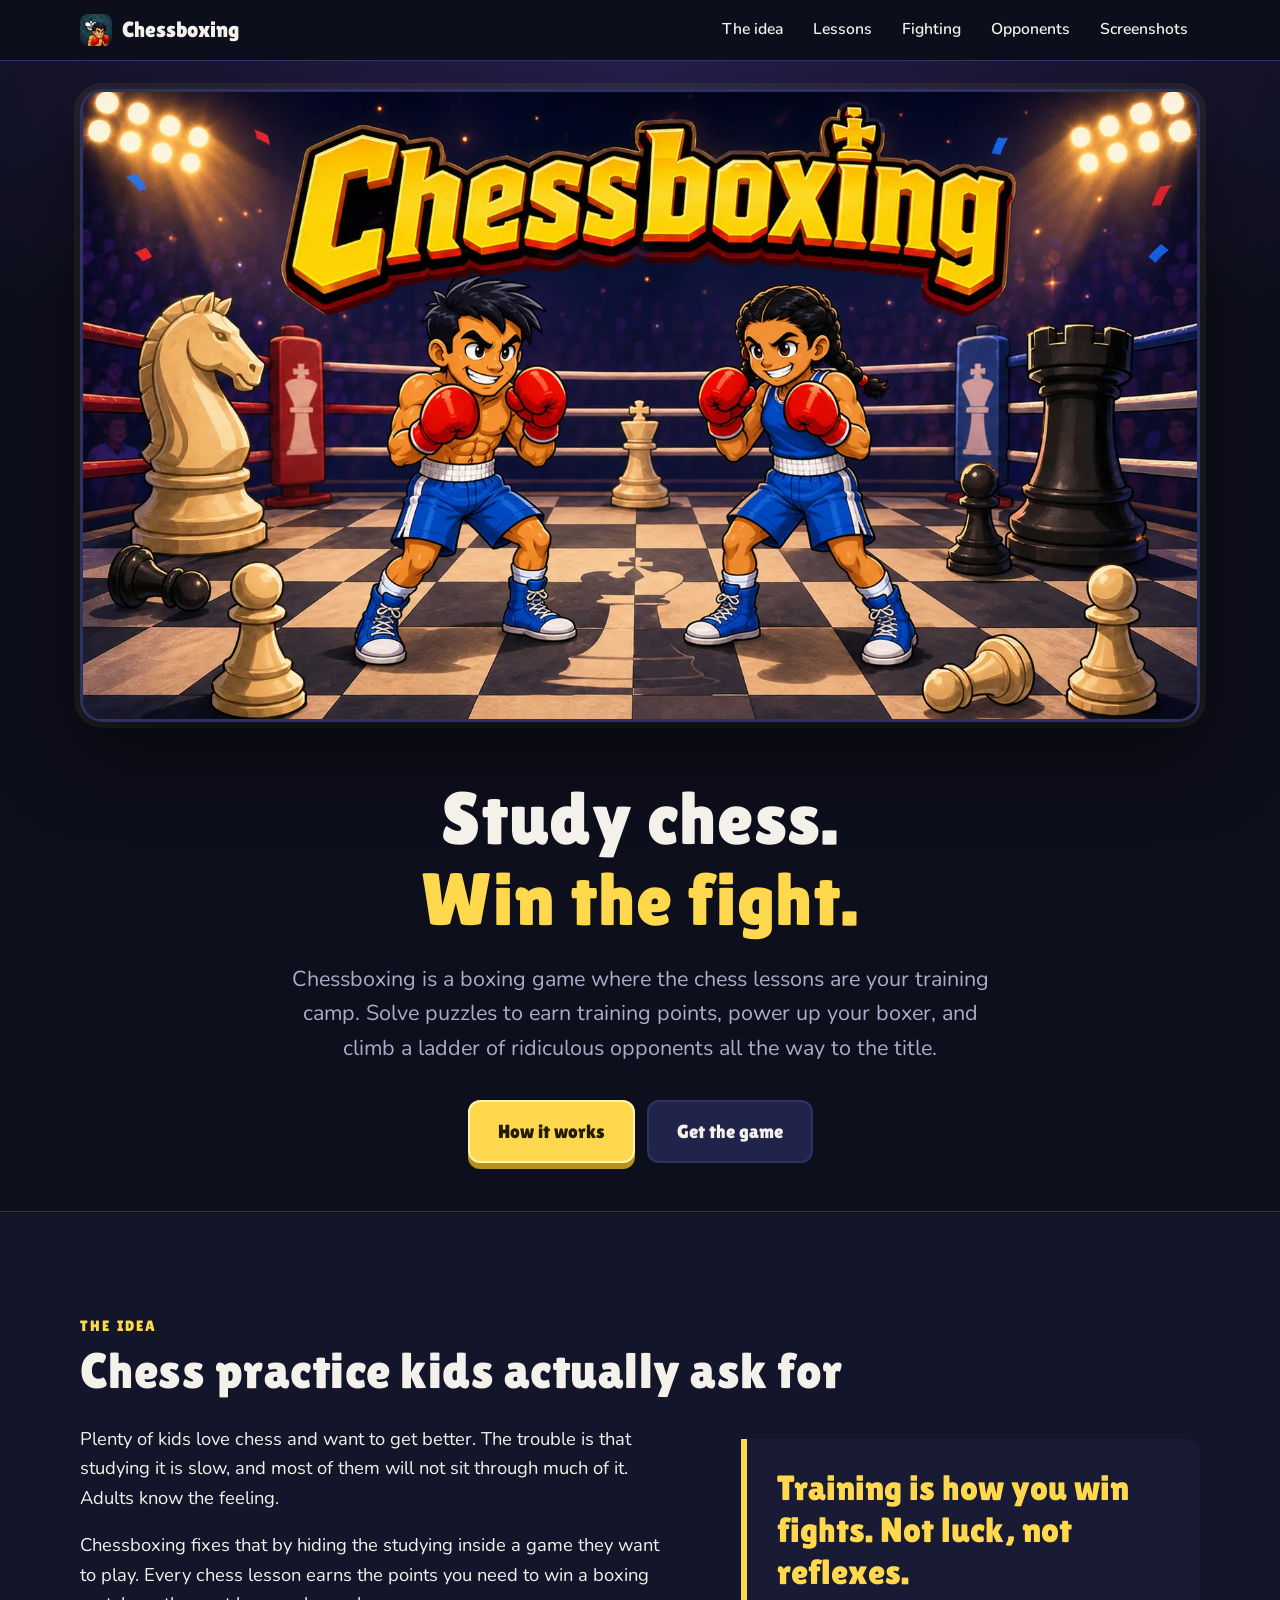
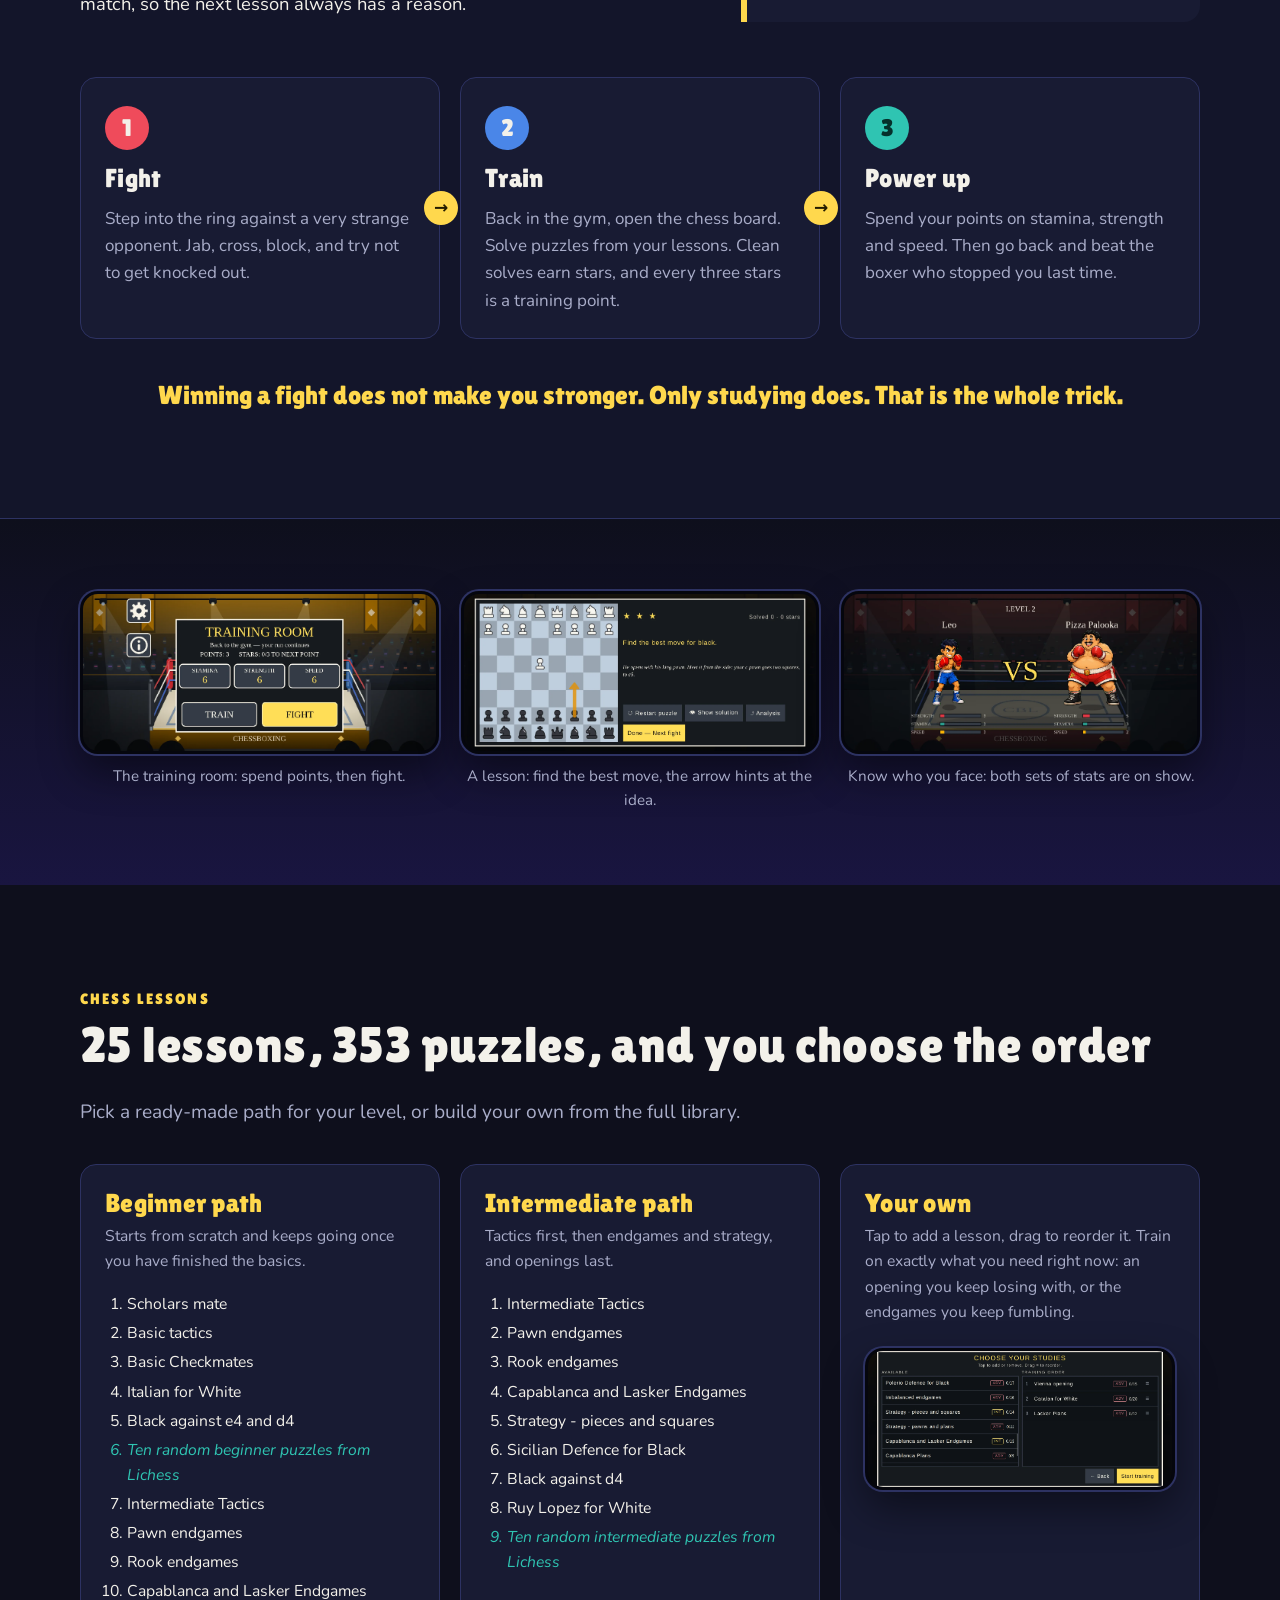
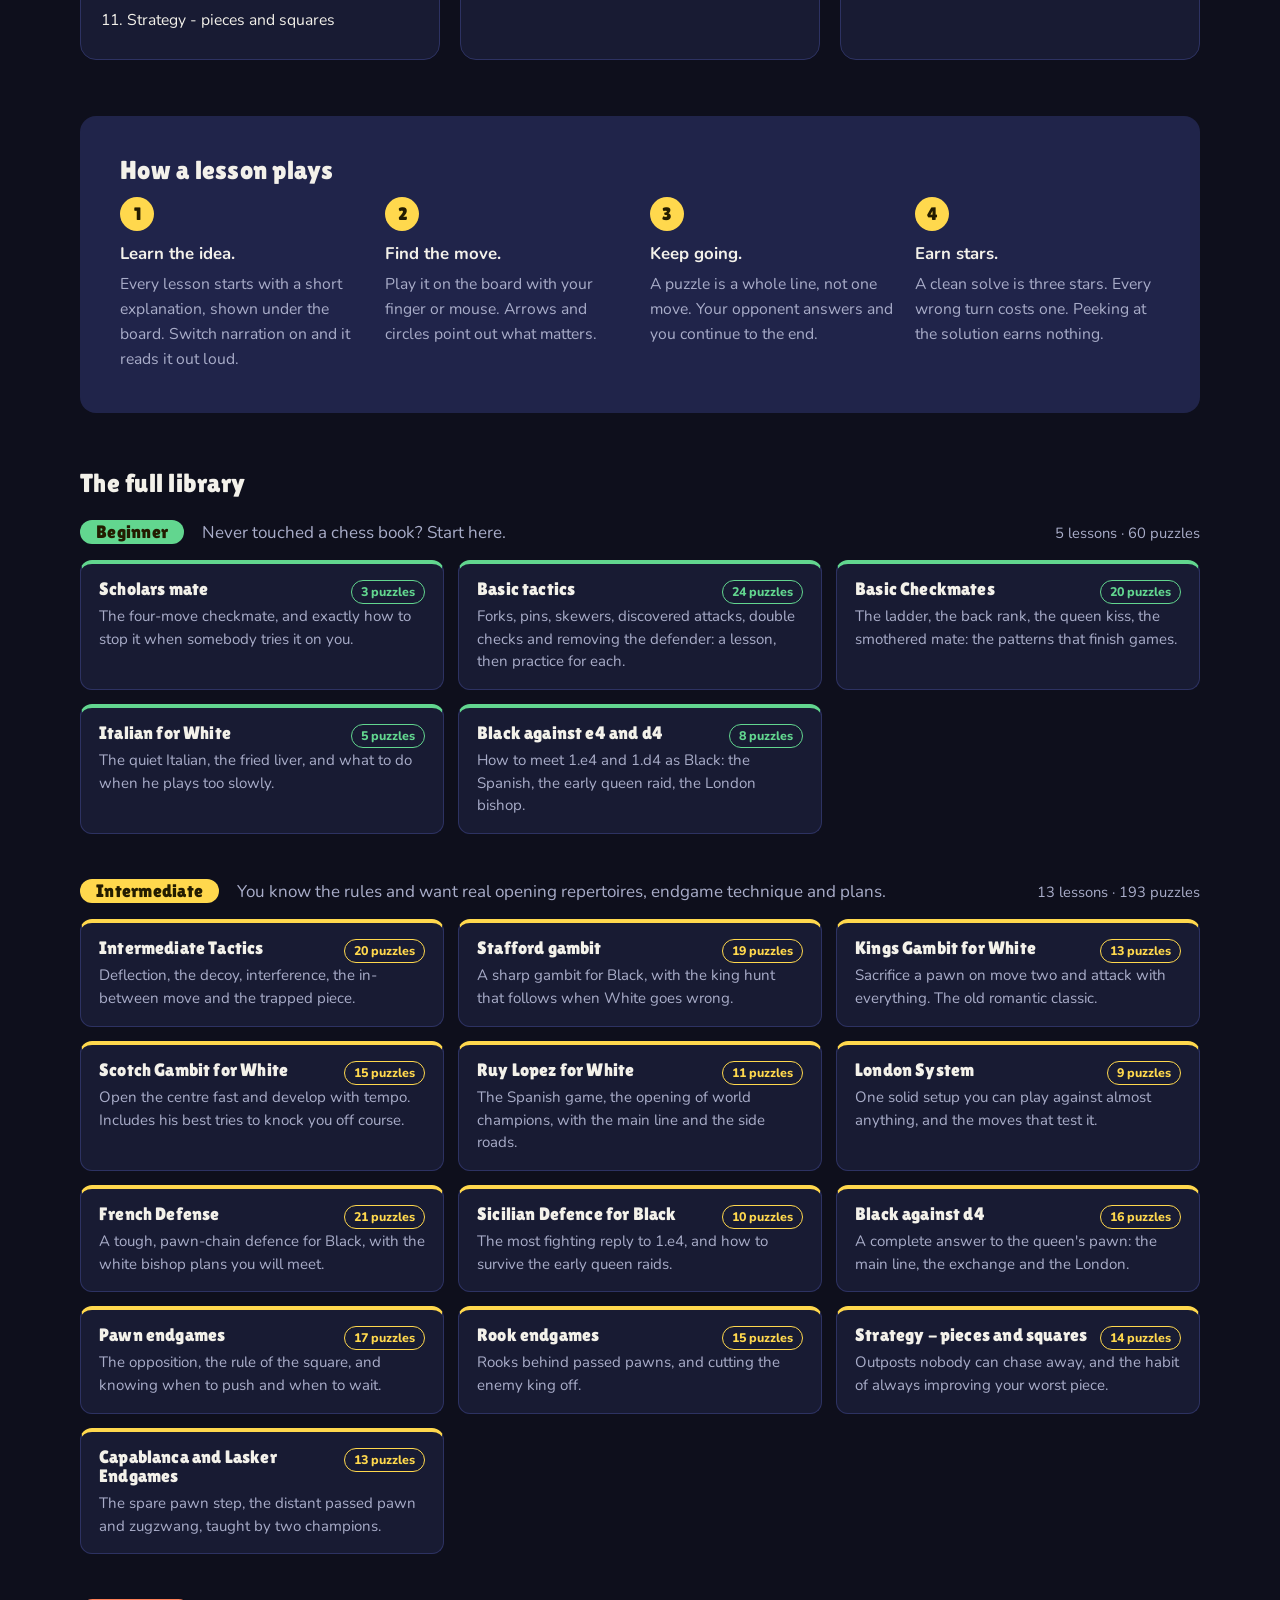
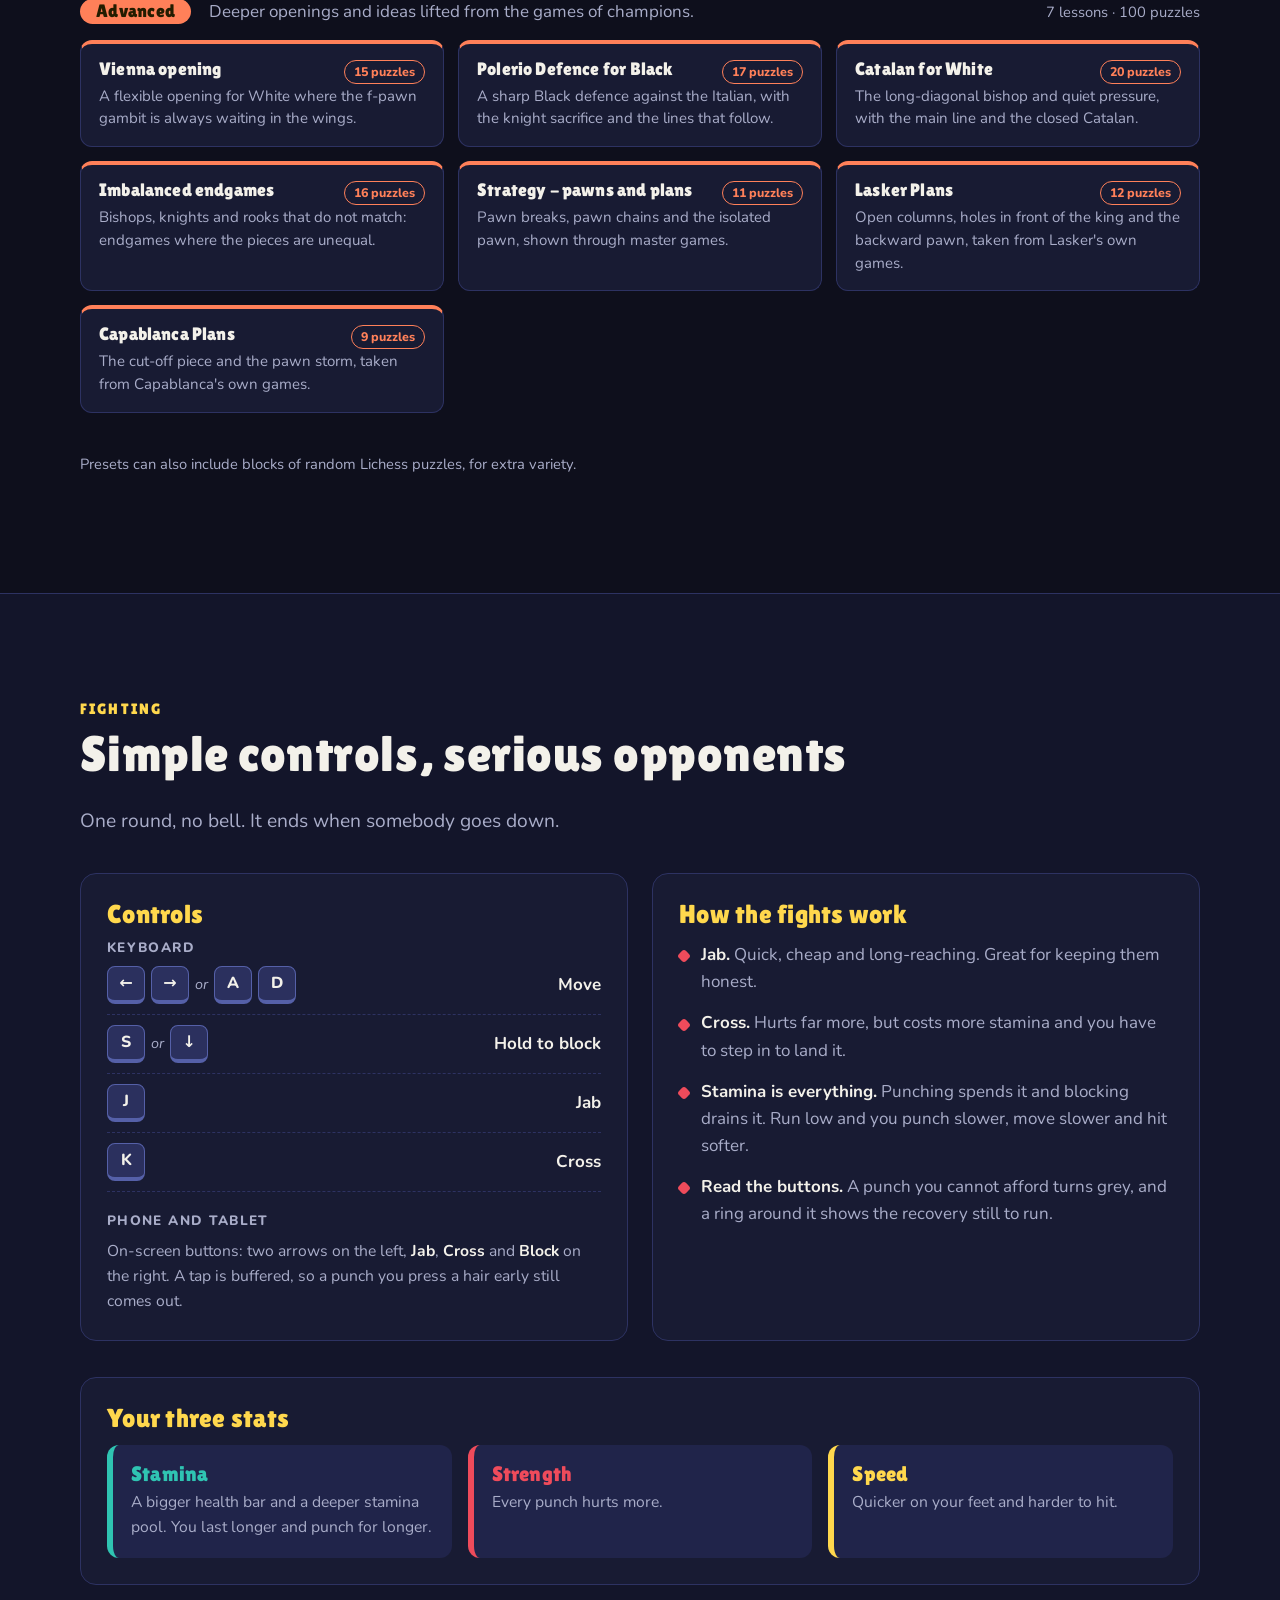
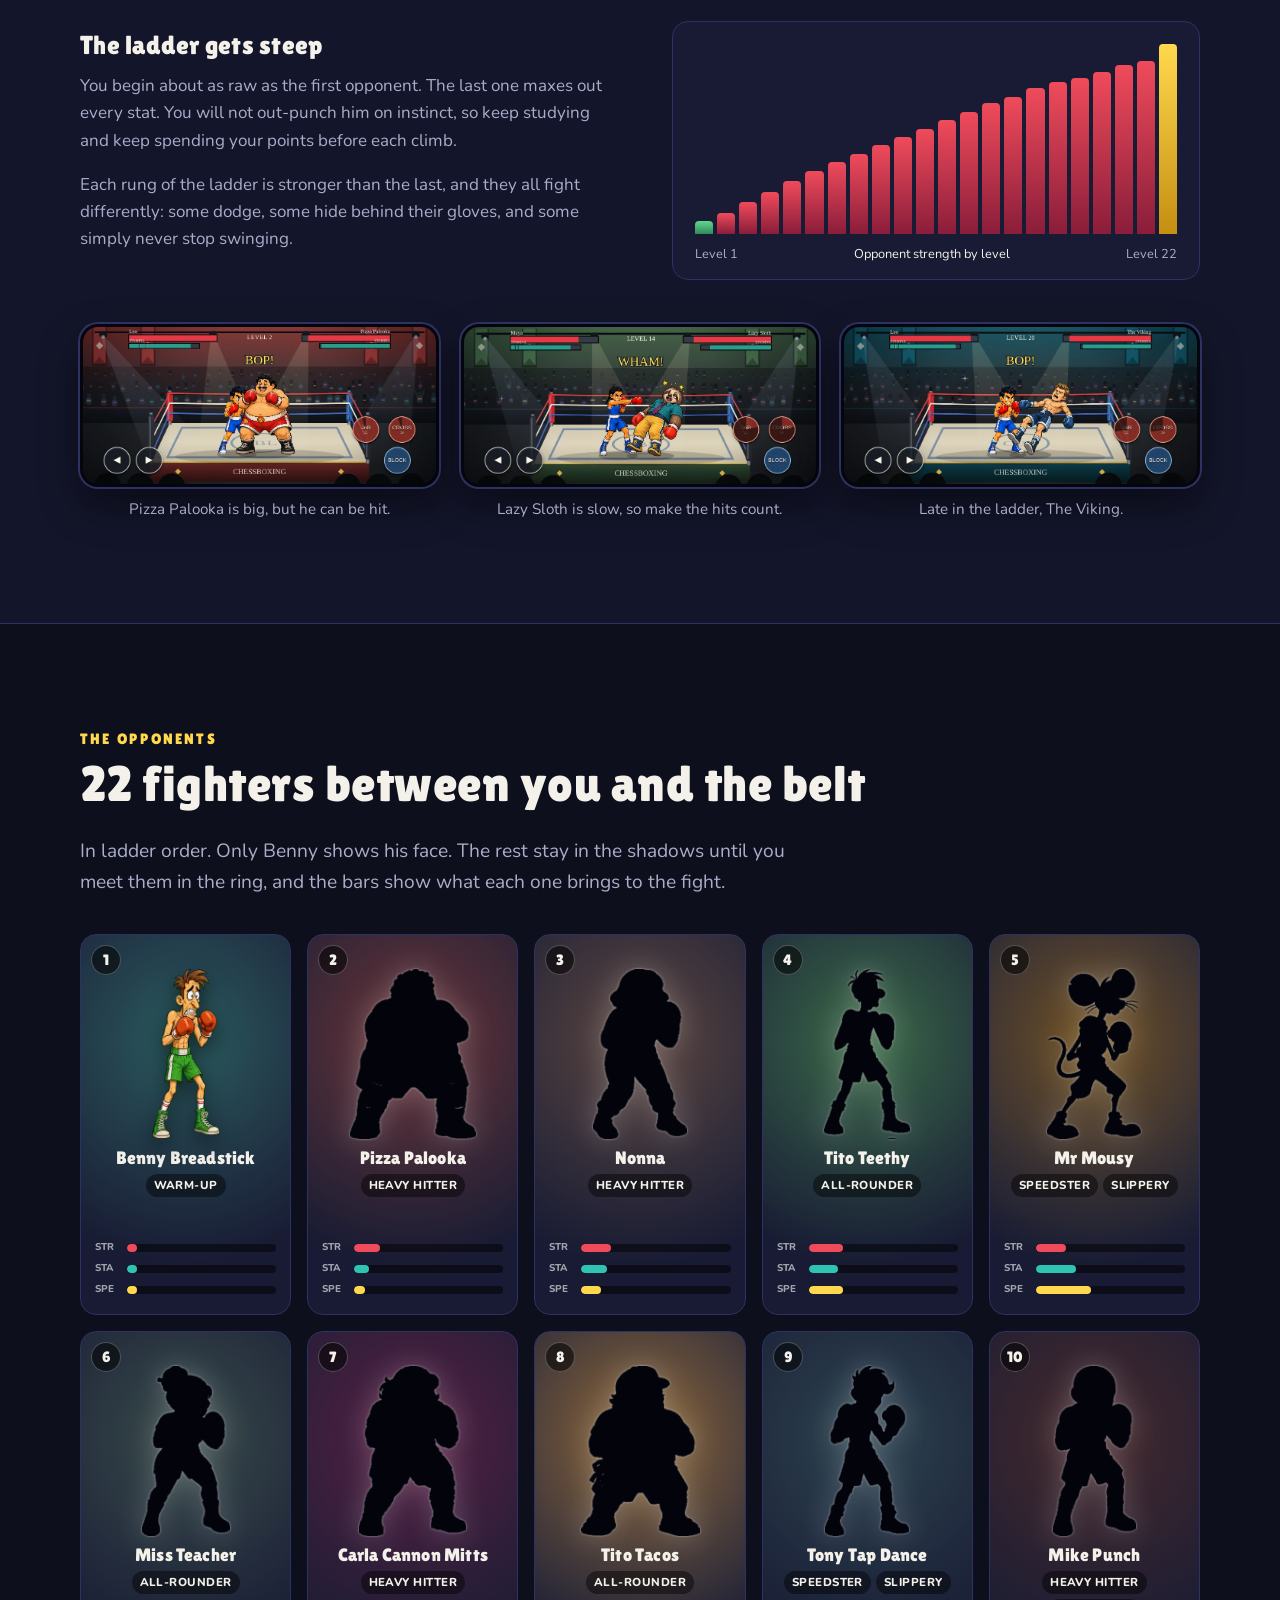
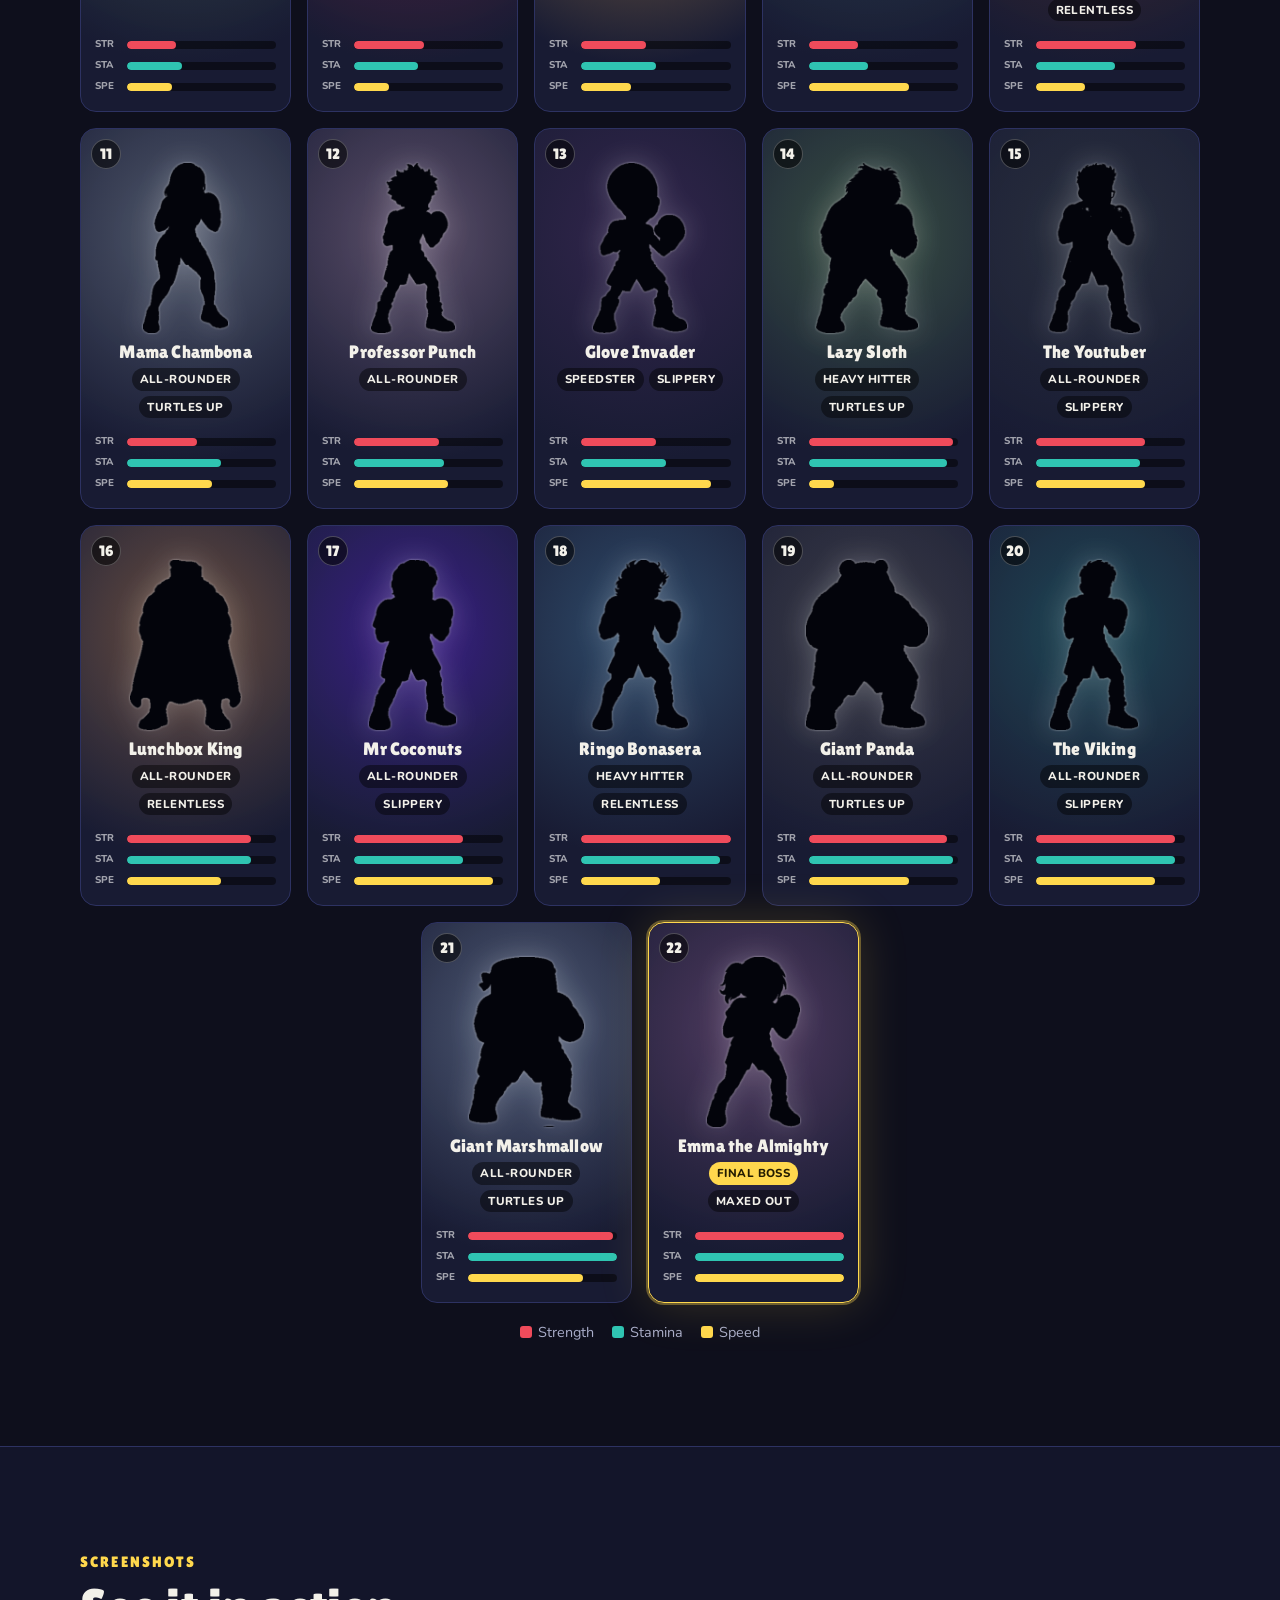
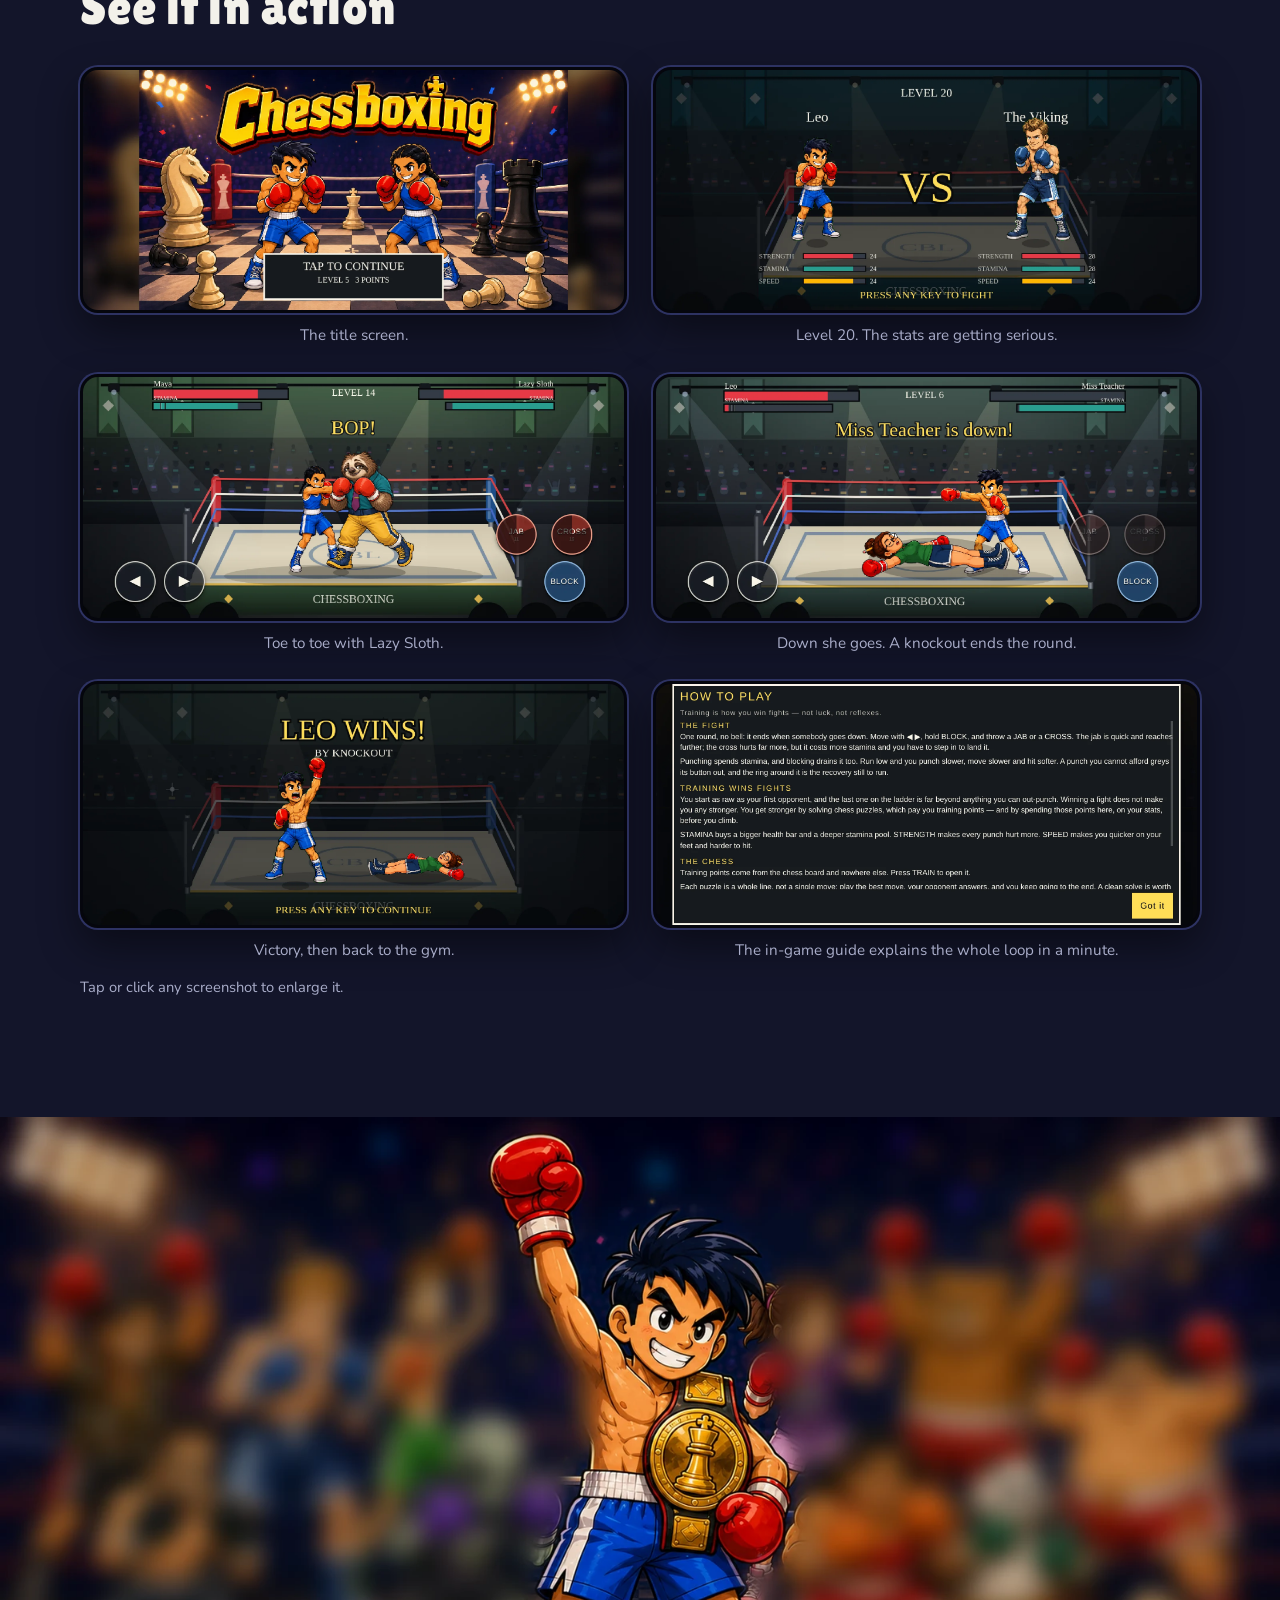
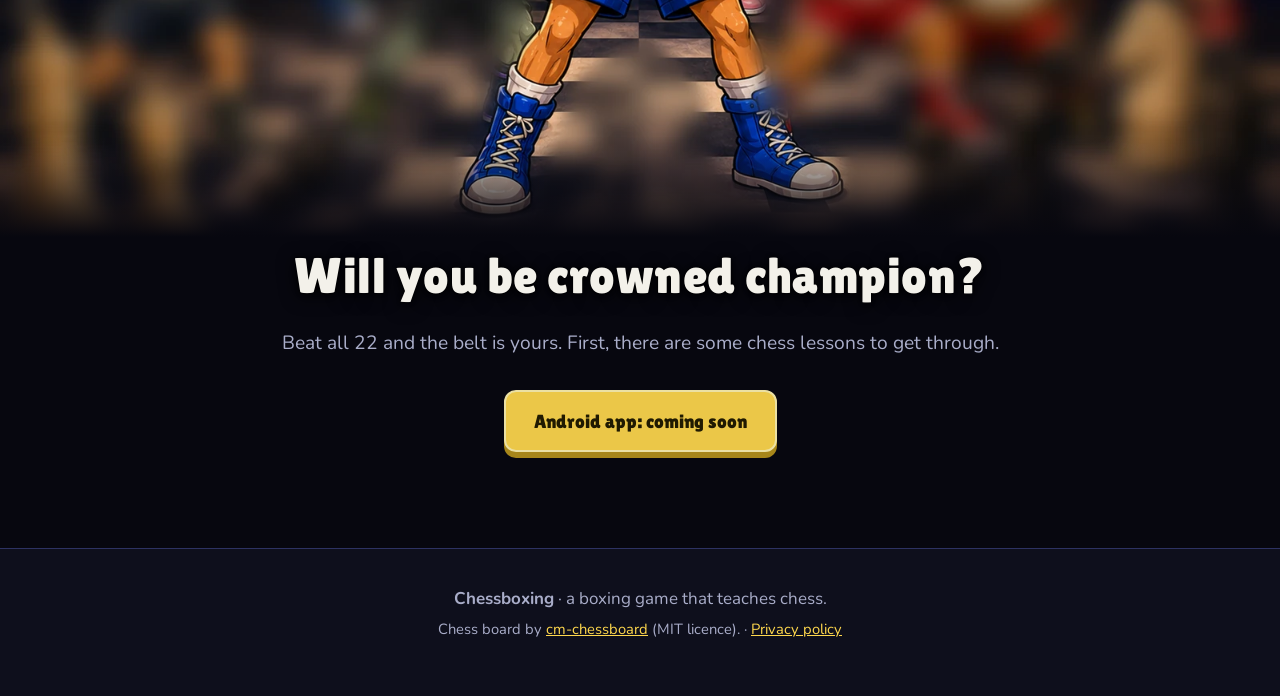
<file: index.html>
<!doctype html>
<html lang="en">
<head>
<meta charset="utf-8">
<meta name="viewport" content="width=device-width, initial-scale=1">
<title>Chessboxing: train your chess, win the fight</title>
<meta name="description" content="A boxing game where chess lessons are your training camp. Solve puzzles to earn training points, power up your boxer and fight your way up a ladder of hilarious opponents to become champion.">
<meta name="theme-color" content="#0e0f1c">
<meta property="og:title" content="Chessboxing: train your chess, win the fight">
<meta property="og:description" content="Solve chess puzzles to earn training points, then spend them in the ring. Can you beat the final boss?">
<meta property="og:type" content="website">
<meta property="og:image" content="img/hero.webp">
<link rel="icon" type="image/png" href="img/favicon.png">
<link rel="apple-touch-icon" href="img/apple-touch-icon.png">
<link rel="preconnect" href="https://fonts.googleapis.com">
<link rel="preconnect" href="https://fonts.gstatic.com" crossorigin>
<link href="https://fonts.googleapis.com/css2?family=Lilita+One&family=Nunito:wght@400;600;800&display=swap" rel="stylesheet">
<link rel="stylesheet" href="style.css">
</head>
<body>
<a class="skip" href="#main">Skip to content</a>

<header class="nav">
  <div class="wrap nav-in">
    <a class="brand" href="#top"><img src="img/favicon.png" alt="" width="32" height="32"> Chessboxing</a>
    <button class="nav-toggle" type="button" aria-expanded="false" aria-controls="menu">Menu</button>
    <nav id="menu" aria-label="Sections">
      <a href="#idea">The idea</a>
      <a href="#lessons">Lessons</a>
      <a href="#fighting">Fighting</a>
      <a href="#opponents">Opponents</a>
      <a href="#screens">Screenshots</a>
    </nav>
  </div>
</header>

<main id="main">

<section class="hero" id="top">
  <div class="wrap">
    <div class="hero-art">
      <img src="img/hero.webp" alt="Chessboxing: a boy and a girl boxer face each other in a ring built on a chessboard" width="1600" height="900" fetchpriority="high">
    </div>
    <div class="hero-copy">
      <h1>Study chess. <span>Win the fight.</span></h1>
      <p class="lede">Chessboxing is a boxing game where the chess lessons are your training camp. Solve puzzles to earn training points, power up your boxer, and climb a ladder of ridiculous opponents all the way to the title.</p>
      <div class="cta-row">
        <a class="btn primary" href="#idea">How it works</a>
        <a class="btn" href="#play">Get the game</a>
      </div>
    </div>
  </div>
</section>

<section class="idea" id="idea">
  <div class="wrap">
    <p class="eyebrow">The idea</p>
    <h2>Chess practice kids actually ask for</h2>
    <div class="two-col">
      <div>
        <p>Plenty of kids love chess and want to get better. The trouble is that studying it is slow, and most of them will not sit through much of it. Adults know the feeling.</p>
        <p>Chessboxing fixes that by hiding the studying inside a game they want to play. Every chess lesson earns the points you need to win a boxing match, so the next lesson always has a reason.</p>
      </div>
      <blockquote class="pull">Training is how you win fights. Not luck, not reflexes.</blockquote>
    </div>

    <ol class="steps">
      <li>
        <span class="step-n">1</span>
        <h3>Fight</h3>
        <p>Step into the ring against a very strange opponent. Jab, cross, block, and try not to get knocked out.</p>
      </li>
      <li>
        <span class="step-n">2</span>
        <h3>Train</h3>
        <p>Back in the gym, open the chess board. Solve puzzles from your lessons. Clean solves earn stars, and every three stars is a training point.</p>
      </li>
      <li>
        <span class="step-n">3</span>
        <h3>Power up</h3>
        <p>Spend your points on stamina, strength and speed. Then go back and beat the boxer who stopped you last time.</p>
      </li>
    </ol>
    <p class="note-line">Winning a fight does not make you stronger. Only studying does. That is the whole trick.</p>
  </div>
</section>

<section class="band shots-band" aria-label="The loop in screenshots">
  <div class="wrap trio">
    <figure class="shot"><button type="button" class="shot-btn" data-full="img/shots/training.webp" data-caption="The training room: spend points, then fight." aria-label="Enlarge screenshot: The training room: spend points, then fight."><img src="img/shots/training.webp" alt="The training room with the stamina, strength and speed buttons" width="1846" height="822" loading="lazy"></button><figcaption>The training room: spend points, then fight.</figcaption></figure>
    <figure class="shot"><button type="button" class="shot-btn" data-full="img/shots/puzzle.webp" data-caption="A lesson: find the best move, the arrow hints at the idea." aria-label="Enlarge screenshot: A lesson: find the best move, the arrow hints at the idea."><img src="img/shots/puzzle.webp" alt="The chess board in the game, a Sicilian Defence lesson with an arrow showing the first move for black" width="1846" height="822" loading="lazy"></button><figcaption>A lesson: find the best move, the arrow hints at the idea.</figcaption></figure>
    <figure class="shot"><button type="button" class="shot-btn" data-full="img/shots/versus.webp" data-caption="Know who you face: both sets of stats are on show." aria-label="Enlarge screenshot: Know who you face: both sets of stats are on show."><img src="img/shots/versus.webp" alt="The versus screen, Leo against Pizza Palooka, with both fighters&#x27; stats" width="1846" height="822" loading="lazy"></button><figcaption>Know who you face: both sets of stats are on show.</figcaption></figure>
  </div>
</section>

<section class="lessons-section" id="lessons">
  <div class="wrap">
    <p class="eyebrow">Chess lessons</p>
    <h2>25 lessons, 353 puzzles, and you choose the order</h2>
    <p class="lead">Pick a ready-made path for your level, or build your own from the full library.</p>

    <div class="presets">
      <article class="preset">
        <h3>Beginner path</h3>
        <p>Starts from scratch and keeps going once you have finished the basics.</p>
        <ol>
<li>Scholars mate</li>
<li>Basic tactics</li>
<li>Basic Checkmates</li>
<li>Italian for White</li>
<li>Black against e4 and d4</li>
<li class="extra">Ten random beginner puzzles from Lichess</li>
<li>Intermediate Tactics</li>
<li>Pawn endgames</li>
<li>Rook endgames</li>
<li>Capablanca and Lasker Endgames</li>
<li>Strategy - pieces and squares</li>
        </ol>
      </article>
      <article class="preset">
        <h3>Intermediate path</h3>
        <p>Tactics first, then endgames and strategy, and openings last.</p>
        <ol>
<li>Intermediate Tactics</li>
<li>Pawn endgames</li>
<li>Rook endgames</li>
<li>Capablanca and Lasker Endgames</li>
<li>Strategy - pieces and squares</li>
<li>Sicilian Defence for Black</li>
<li>Black against d4</li>
<li>Ruy Lopez for White</li>
<li class="extra">Ten random intermediate puzzles from Lichess</li>
        </ol>
      </article>
      <article class="preset custom">
        <h3>Your own</h3>
        <p>Tap to add a lesson, drag to reorder it. Train on exactly what you need right now: an opening you keep losing with, or the endgames you keep fumbling.</p>
        <figure class="shot"><button type="button" class="shot-btn" data-full="img/shots/studies.webp" data-caption="Pick your own lessons and put them in the order you like." aria-label="Enlarge screenshot: Pick your own lessons and put them in the order you like."><img src="img/shots/studies.webp" alt="The lesson picker with advanced lessons available on the left and a training order of three advanced lessons on the right" width="1846" height="822" loading="lazy"></button><figcaption>Pick your own lessons and put them in the order you like.</figcaption></figure>
      </article>
    </div>

    <div class="how">
      <h3>How a lesson plays</h3>
      <ul class="how-list">
        <li><strong>Learn the idea.</strong> Every lesson starts with a short explanation, shown under the board. Switch narration on and it reads it out loud.</li>
        <li><strong>Find the move.</strong> Play it on the board with your finger or mouse. Arrows and circles point out what matters.</li>
        <li><strong>Keep going.</strong> A puzzle is a whole line, not one move. Your opponent answers and you continue to the end.</li>
        <li><strong>Earn stars.</strong> A clean solve is three stars. Every wrong turn costs one. Peeking at the solution earns nothing.</li>
      </ul>
    </div>

    <h3 class="library-title">The full library</h3>
    <div class="library">
<div class="level-block level-beginner"><div class="level-head"><h3><span class="badge">Beginner</span></h3><p>Never touched a chess book? Start here.</p><p class="level-meta">5 lessons &middot; 60 puzzles</p></div><ul class="lessons"><li class="lesson"><div class="lesson-top"><h4>Scholars mate</h4><span class="count" title="Puzzles in this lesson">3 puzzles</span></div><p>The four-move checkmate, and exactly how to stop it when somebody tries it on you.</p></li><li class="lesson"><div class="lesson-top"><h4>Basic tactics</h4><span class="count" title="Puzzles in this lesson">24 puzzles</span></div><p>Forks, pins, skewers, discovered attacks, double checks and removing the defender: a lesson, then practice for each.</p></li><li class="lesson"><div class="lesson-top"><h4>Basic Checkmates</h4><span class="count" title="Puzzles in this lesson">20 puzzles</span></div><p>The ladder, the back rank, the queen kiss, the smothered mate: the patterns that finish games.</p></li><li class="lesson"><div class="lesson-top"><h4>Italian for White</h4><span class="count" title="Puzzles in this lesson">5 puzzles</span></div><p>The quiet Italian, the fried liver, and what to do when he plays too slowly.</p></li><li class="lesson"><div class="lesson-top"><h4>Black against e4 and d4</h4><span class="count" title="Puzzles in this lesson">8 puzzles</span></div><p>How to meet 1.e4 and 1.d4 as Black: the Spanish, the early queen raid, the London bishop.</p></li></ul></div><div class="level-block level-intermediate"><div class="level-head"><h3><span class="badge">Intermediate</span></h3><p>You know the rules and want real opening repertoires, endgame technique and plans.</p><p class="level-meta">13 lessons &middot; 193 puzzles</p></div><ul class="lessons"><li class="lesson"><div class="lesson-top"><h4>Intermediate Tactics</h4><span class="count" title="Puzzles in this lesson">20 puzzles</span></div><p>Deflection, the decoy, interference, the in-between move and the trapped piece.</p></li><li class="lesson"><div class="lesson-top"><h4>Stafford gambit</h4><span class="count" title="Puzzles in this lesson">19 puzzles</span></div><p>A sharp gambit for Black, with the king hunt that follows when White goes wrong.</p></li><li class="lesson"><div class="lesson-top"><h4>Kings Gambit for White</h4><span class="count" title="Puzzles in this lesson">13 puzzles</span></div><p>Sacrifice a pawn on move two and attack with everything. The old romantic classic.</p></li><li class="lesson"><div class="lesson-top"><h4>Scotch Gambit for White</h4><span class="count" title="Puzzles in this lesson">15 puzzles</span></div><p>Open the centre fast and develop with tempo. Includes his best tries to knock you off course.</p></li><li class="lesson"><div class="lesson-top"><h4>Ruy Lopez for White</h4><span class="count" title="Puzzles in this lesson">11 puzzles</span></div><p>The Spanish game, the opening of world champions, with the main line and the side roads.</p></li><li class="lesson"><div class="lesson-top"><h4>London System</h4><span class="count" title="Puzzles in this lesson">9 puzzles</span></div><p>One solid setup you can play against almost anything, and the moves that test it.</p></li><li class="lesson"><div class="lesson-top"><h4>French Defense</h4><span class="count" title="Puzzles in this lesson">21 puzzles</span></div><p>A tough, pawn-chain defence for Black, with the white bishop plans you will meet.</p></li><li class="lesson"><div class="lesson-top"><h4>Sicilian Defence for Black</h4><span class="count" title="Puzzles in this lesson">10 puzzles</span></div><p>The most fighting reply to 1.e4, and how to survive the early queen raids.</p></li><li class="lesson"><div class="lesson-top"><h4>Black against d4</h4><span class="count" title="Puzzles in this lesson">16 puzzles</span></div><p>A complete answer to the queen&#x27;s pawn: the main line, the exchange and the London.</p></li><li class="lesson"><div class="lesson-top"><h4>Pawn endgames</h4><span class="count" title="Puzzles in this lesson">17 puzzles</span></div><p>The opposition, the rule of the square, and knowing when to push and when to wait.</p></li><li class="lesson"><div class="lesson-top"><h4>Rook endgames</h4><span class="count" title="Puzzles in this lesson">15 puzzles</span></div><p>Rooks behind passed pawns, and cutting the enemy king off.</p></li><li class="lesson"><div class="lesson-top"><h4>Strategy - pieces and squares</h4><span class="count" title="Puzzles in this lesson">14 puzzles</span></div><p>Outposts nobody can chase away, and the habit of always improving your worst piece.</p></li><li class="lesson"><div class="lesson-top"><h4>Capablanca and Lasker Endgames</h4><span class="count" title="Puzzles in this lesson">13 puzzles</span></div><p>The spare pawn step, the distant passed pawn and zugzwang, taught by two champions.</p></li></ul></div><div class="level-block level-advanced"><div class="level-head"><h3><span class="badge">Advanced</span></h3><p>Deeper openings and ideas lifted from the games of champions.</p><p class="level-meta">7 lessons &middot; 100 puzzles</p></div><ul class="lessons"><li class="lesson"><div class="lesson-top"><h4>Vienna opening</h4><span class="count" title="Puzzles in this lesson">15 puzzles</span></div><p>A flexible opening for White where the f-pawn gambit is always waiting in the wings.</p></li><li class="lesson"><div class="lesson-top"><h4>Polerio Defence for Black</h4><span class="count" title="Puzzles in this lesson">17 puzzles</span></div><p>A sharp Black defence against the Italian, with the knight sacrifice and the lines that follow.</p></li><li class="lesson"><div class="lesson-top"><h4>Catalan for White</h4><span class="count" title="Puzzles in this lesson">20 puzzles</span></div><p>The long-diagonal bishop and quiet pressure, with the main line and the closed Catalan.</p></li><li class="lesson"><div class="lesson-top"><h4>Imbalanced endgames</h4><span class="count" title="Puzzles in this lesson">16 puzzles</span></div><p>Bishops, knights and rooks that do not match: endgames where the pieces are unequal.</p></li><li class="lesson"><div class="lesson-top"><h4>Strategy - pawns and plans</h4><span class="count" title="Puzzles in this lesson">11 puzzles</span></div><p>Pawn breaks, pawn chains and the isolated pawn, shown through master games.</p></li><li class="lesson"><div class="lesson-top"><h4>Lasker Plans</h4><span class="count" title="Puzzles in this lesson">12 puzzles</span></div><p>Open columns, holes in front of the king and the backward pawn, taken from Lasker&#x27;s own games.</p></li><li class="lesson"><div class="lesson-top"><h4>Capablanca Plans</h4><span class="count" title="Puzzles in this lesson">9 puzzles</span></div><p>The cut-off piece and the pawn storm, taken from Capablanca&#x27;s own games.</p></li></ul></div>
    </div>
    <p class="fine">Presets can also include blocks of random Lichess puzzles, for extra variety.</p>
  </div>
</section>

<section class="fight-section" id="fighting">
  <div class="wrap">
    <p class="eyebrow">Fighting</p>
    <h2>Simple controls, serious opponents</h2>
    <p class="lead">One round, no bell. It ends when somebody goes down.</p>

    <div class="fight-grid">
      <div class="controls">
        <h3>Controls</h3>
        <div class="control-cols">
          <div>
            <h4>Keyboard</h4>
            <dl class="keys">
              <div><dt><kbd>&larr;</kbd><kbd>&rarr;</kbd> <em>or</em> <kbd>A</kbd><kbd>D</kbd></dt><dd>Move</dd></div>
              <div><dt><kbd>S</kbd> <em>or</em> <kbd>&darr;</kbd></dt><dd>Hold to block</dd></div>
              <div><dt><kbd>J</kbd></dt><dd>Jab</dd></div>
              <div><dt><kbd>K</kbd></dt><dd>Cross</dd></div>
            </dl>
          </div>
          <div>
            <h4>Phone and tablet</h4>
            <p class="touch-note">On-screen buttons: two arrows on the left, <b>Jab</b>, <b>Cross</b> and <b>Block</b> on the right. A tap is buffered, so a punch you press a hair early still comes out.</p>
          </div>
        </div>
      </div>
      <div class="mechanics">
        <h3>How the fights work</h3>
        <ul>
          <li><strong>Jab.</strong> Quick, cheap and long-reaching. Great for keeping them honest.</li>
          <li><strong>Cross.</strong> Hurts far more, but costs more stamina and you have to step in to land it.</li>
          <li><strong>Stamina is everything.</strong> Punching spends it and blocking drains it. Run low and you punch slower, move slower and hit softer.</li>
          <li><strong>Read the buttons.</strong> A punch you cannot afford turns grey, and a ring around it shows the recovery still to run.</li>
        </ul>
      </div>
    </div>

    <div class="stats-explain">
      <h3>Your three stats</h3>
      <ul class="stat-cards">
        <li class="s-stamina"><h4>Stamina</h4><p>A bigger health bar and a deeper stamina pool. You last longer and punch for longer.</p></li>
        <li class="s-strength"><h4>Strength</h4><p>Every punch hurts more.</p></li>
        <li class="s-speed"><h4>Speed</h4><p>Quicker on your feet and harder to hit.</p></li>
      </ul>
    </div>

    <div class="ramp-block">
      <div>
        <h3>The ladder gets steep</h3>
        <p>You begin about as raw as the first opponent. The last one maxes out every stat. You will not out-punch him on instinct, so keep studying and keep spending your points before each climb.</p>
        <p>Each rung of the ladder is stronger than the last, and they all fight differently: some dodge, some hide behind their gloves, and some simply never stop swinging.</p>
      </div>
      <figure class="ramp" aria-label="Chart: opponent strength rises with every level">
        <ol class="ramp-bars">
<li style="--h:6.7%" title="1. Benny Breadstick"><span class="ramp-bar"></span></li><li style="--h:11.1%" title="2. Pizza Palooka"><span class="ramp-bar"></span></li><li style="--h:16.7%" title="3. Nonna"><span class="ramp-bar"></span></li><li style="--h:22.2%" title="4. Tito Teethy"><span class="ramp-bar"></span></li><li style="--h:27.8%" title="5. Mr Mousy"><span class="ramp-bar"></span></li><li style="--h:33.3%" title="6. Miss Teacher"><span class="ramp-bar"></span></li><li style="--h:37.8%" title="7. Carla Cannon Mitts"><span class="ramp-bar"></span></li><li style="--h:42.2%" title="8. Tito Tacos"><span class="ramp-bar"></span></li><li style="--h:46.7%" title="9. Tony Tap Dance"><span class="ramp-bar"></span></li><li style="--h:51.1%" title="10. Mike Punch"><span class="ramp-bar"></span></li><li style="--h:55.6%" title="11. Mama Chambona"><span class="ramp-bar"></span></li><li style="--h:60.0%" title="12. Professor Punch"><span class="ramp-bar"></span></li><li style="--h:64.4%" title="13. Glove Invader"><span class="ramp-bar"></span></li><li style="--h:68.9%" title="14. Lazy Sloth"><span class="ramp-bar"></span></li><li style="--h:72.2%" title="15. The Youtuber"><span class="ramp-bar"></span></li><li style="--h:76.7%" title="16. Lunchbox King"><span class="ramp-bar"></span></li><li style="--h:80.0%" title="17. Mr Coconuts"><span class="ramp-bar"></span></li><li style="--h:82.2%" title="18. Ringo Bonasera"><span class="ramp-bar"></span></li><li style="--h:85.6%" title="19. Giant Panda"><span class="ramp-bar"></span></li><li style="--h:88.9%" title="20. The Viking"><span class="ramp-bar"></span></li><li style="--h:91.1%" title="21. Giant Marshmallow"><span class="ramp-bar"></span></li><li style="--h:100.0%" title="22. Emma the Almighty"><span class="ramp-bar"></span></li>
        </ol>
        <figcaption><span>Level 1</span><span>Opponent strength by level</span><span>Level 22</span></figcaption>
      </figure>
    </div>

    <div class="trio fight-shots">
      <figure class="shot"><button type="button" class="shot-btn" data-full="img/shots/fight-pizza.webp" data-caption="Pizza Palooka is big, but he can be hit." aria-label="Enlarge screenshot: Pizza Palooka is big, but he can be hit."><img src="img/shots/fight-pizza.webp" alt="Leo trading punches with Pizza Palooka, with the on-screen controls" width="1846" height="822" loading="lazy"></button><figcaption>Pizza Palooka is big, but he can be hit.</figcaption></figure>
      <figure class="shot"><button type="button" class="shot-btn" data-full="img/shots/fight-sloth-a.webp" data-caption="Lazy Sloth is slow, so make the hits count." aria-label="Enlarge screenshot: Lazy Sloth is slow, so make the hits count."><img src="img/shots/fight-sloth-a.webp" alt="Maya landing a punch on Lazy Sloth, who is seeing stars" width="1846" height="822" loading="lazy"></button><figcaption>Lazy Sloth is slow, so make the hits count.</figcaption></figure>
      <figure class="shot"><button type="button" class="shot-btn" data-full="img/shots/fight-viking.webp" data-caption="Late in the ladder, The Viking." aria-label="Enlarge screenshot: Late in the ladder, The Viking."><img src="img/shots/fight-viking.webp" alt="Leo lands a punch on The Viking, a late opponent" width="1846" height="822" loading="lazy"></button><figcaption>Late in the ladder, The Viking.</figcaption></figure>
    </div>
  </div>
</section>

<section class="roster-section" id="opponents">
  <div class="wrap">
    <p class="eyebrow">The opponents</p>
    <h2>22 fighters between you and the belt</h2>
    <p class="lead">In ladder order. Only Benny shows his face. The rest stay in the shadows until you meet them in the ring, and the bars show what each one brings to the fight.</p>
    <ol class="roster">
<li class="boxer" style="--arena:#216869"><span class="rung">1</span><img class="" src="img/boxers/benny-breadstick.webp" alt="Benny Breadstick, opponent 1" height="360" loading="lazy"><h4>Benny Breadstick</h4><div class="tags"><span class="tag">Warm-up</span></div><div class="bars" aria-hidden="true"><div class="bar strength"><span class="bar-label">str</span><span class="bar-track"><span class="bar-fill" style="width:7%"></span></span></div><div class="bar stamina"><span class="bar-label">sta</span><span class="bar-track"><span class="bar-fill" style="width:7%"></span></span></div><div class="bar speed"><span class="bar-label">spe</span><span class="bar-track"><span class="bar-fill" style="width:7%"></span></span></div></div></li>
<li class="boxer" style="--arena:#7d2e2e"><span class="rung">2</span><img class="shadow" src="img/boxers/pizza-palooka-shadow.webp" alt="Shadow of Pizza Palooka, opponent 2" height="360" loading="lazy"><h4>Pizza Palooka</h4><div class="tags"><span class="tag">Heavy hitter</span></div><div class="bars" aria-hidden="true"><div class="bar strength"><span class="bar-label">str</span><span class="bar-track"><span class="bar-fill" style="width:17%"></span></span></div><div class="bar stamina"><span class="bar-label">sta</span><span class="bar-track"><span class="bar-fill" style="width:10%"></span></span></div><div class="bar speed"><span class="bar-label">spe</span><span class="bar-track"><span class="bar-fill" style="width:7%"></span></span></div></div></li>
<li class="boxer" style="--arena:#6b4a3a"><span class="rung">3</span><img class="shadow" src="img/boxers/nonna-shadow.webp" alt="Shadow of Nonna, opponent 3" height="360" loading="lazy"><h4>Nonna</h4><div class="tags"><span class="tag">Heavy hitter</span></div><div class="bars" aria-hidden="true"><div class="bar strength"><span class="bar-label">str</span><span class="bar-track"><span class="bar-fill" style="width:20%"></span></span></div><div class="bar stamina"><span class="bar-label">sta</span><span class="bar-track"><span class="bar-fill" style="width:17%"></span></span></div><div class="bar speed"><span class="bar-label">spe</span><span class="bar-track"><span class="bar-fill" style="width:13%"></span></span></div></div></li>
<li class="boxer" style="--arena:#3a7d44"><span class="rung">4</span><img class="shadow" src="img/boxers/tito-teethy-shadow.webp" alt="Shadow of Tito Teethy, opponent 4" height="360" loading="lazy"><h4>Tito Teethy</h4><div class="tags"><span class="tag">All-rounder</span></div><div class="bars" aria-hidden="true"><div class="bar strength"><span class="bar-label">str</span><span class="bar-track"><span class="bar-fill" style="width:23%"></span></span></div><div class="bar stamina"><span class="bar-label">sta</span><span class="bar-track"><span class="bar-fill" style="width:20%"></span></span></div><div class="bar speed"><span class="bar-label">spe</span><span class="bar-track"><span class="bar-fill" style="width:23%"></span></span></div></div></li>
<li class="boxer" style="--arena:#8a5a00"><span class="rung">5</span><img class="shadow" src="img/boxers/mr-mousy-shadow.webp" alt="Shadow of Mr Mousy, opponent 5" height="360" loading="lazy"><h4>Mr Mousy</h4><div class="tags"><span class="tag">Speedster</span><span class="tag">Slippery</span></div><div class="bars" aria-hidden="true"><div class="bar strength"><span class="bar-label">str</span><span class="bar-track"><span class="bar-fill" style="width:20%"></span></span></div><div class="bar stamina"><span class="bar-label">sta</span><span class="bar-track"><span class="bar-fill" style="width:27%"></span></span></div><div class="bar speed"><span class="bar-label">spe</span><span class="bar-track"><span class="bar-fill" style="width:37%"></span></span></div></div></li>
<li class="boxer" style="--arena:#37504a"><span class="rung">6</span><img class="shadow" src="img/boxers/miss-teacher-shadow.webp" alt="Shadow of Miss Teacher, opponent 6" height="360" loading="lazy"><h4>Miss Teacher</h4><div class="tags"><span class="tag">All-rounder</span></div><div class="bars" aria-hidden="true"><div class="bar strength"><span class="bar-label">str</span><span class="bar-track"><span class="bar-fill" style="width:33%"></span></span></div><div class="bar stamina"><span class="bar-label">sta</span><span class="bar-track"><span class="bar-fill" style="width:37%"></span></span></div><div class="bar speed"><span class="bar-label">spe</span><span class="bar-track"><span class="bar-fill" style="width:30%"></span></span></div></div></li>
<li class="boxer" style="--arena:#5f0f40"><span class="rung">7</span><img class="shadow" src="img/boxers/carla-cannon-mitts-shadow.webp" alt="Shadow of Carla Cannon Mitts, opponent 7" height="360" loading="lazy"><h4>Carla Cannon Mitts</h4><div class="tags"><span class="tag">Heavy hitter</span></div><div class="bars" aria-hidden="true"><div class="bar strength"><span class="bar-label">str</span><span class="bar-track"><span class="bar-fill" style="width:47%"></span></span></div><div class="bar stamina"><span class="bar-label">sta</span><span class="bar-track"><span class="bar-fill" style="width:43%"></span></span></div><div class="bar speed"><span class="bar-label">spe</span><span class="bar-track"><span class="bar-fill" style="width:23%"></span></span></div></div></li>
<li class="boxer" style="--arena:#b77b24"><span class="rung">8</span><img class="shadow" src="img/boxers/tito-tacos-shadow.webp" alt="Shadow of Tito Tacos, opponent 8" height="360" loading="lazy"><h4>Tito Tacos</h4><div class="tags"><span class="tag">All-rounder</span></div><div class="bars" aria-hidden="true"><div class="bar strength"><span class="bar-label">str</span><span class="bar-track"><span class="bar-fill" style="width:43%"></span></span></div><div class="bar stamina"><span class="bar-label">sta</span><span class="bar-track"><span class="bar-fill" style="width:50%"></span></span></div><div class="bar speed"><span class="bar-label">spe</span><span class="bar-track"><span class="bar-fill" style="width:33%"></span></span></div></div></li>
<li class="boxer" style="--arena:#264653"><span class="rung">9</span><img class="shadow" src="img/boxers/tony-tap-dance-shadow.webp" alt="Shadow of Tony Tap Dance, opponent 9" height="360" loading="lazy"><h4>Tony Tap Dance</h4><div class="tags"><span class="tag">Speedster</span><span class="tag">Slippery</span></div><div class="bars" aria-hidden="true"><div class="bar strength"><span class="bar-label">str</span><span class="bar-track"><span class="bar-fill" style="width:33%"></span></span></div><div class="bar stamina"><span class="bar-label">sta</span><span class="bar-track"><span class="bar-fill" style="width:40%"></span></span></div><div class="bar speed"><span class="bar-label">spe</span><span class="bar-track"><span class="bar-fill" style="width:67%"></span></span></div></div></li>
<li class="boxer" style="--arena:#4a1f1f"><span class="rung">10</span><img class="shadow" src="img/boxers/mike-punch-shadow.webp" alt="Shadow of Mike Punch, opponent 10" height="360" loading="lazy"><h4>Mike Punch</h4><div class="tags"><span class="tag">Heavy hitter</span><span class="tag">Relentless</span></div><div class="bars" aria-hidden="true"><div class="bar strength"><span class="bar-label">str</span><span class="bar-track"><span class="bar-fill" style="width:67%"></span></span></div><div class="bar stamina"><span class="bar-label">sta</span><span class="bar-track"><span class="bar-fill" style="width:53%"></span></span></div><div class="bar speed"><span class="bar-label">spe</span><span class="bar-track"><span class="bar-fill" style="width:33%"></span></span></div></div></li>
<li class="boxer" style="--arena:#5c677d"><span class="rung">11</span><img class="shadow" src="img/boxers/mama-chambona-shadow.webp" alt="Shadow of Mama Chambona, opponent 11" height="360" loading="lazy"><h4>Mama Chambona</h4><div class="tags"><span class="tag">All-rounder</span><span class="tag">Turtles up</span></div><div class="bars" aria-hidden="true"><div class="bar strength"><span class="bar-label">str</span><span class="bar-track"><span class="bar-fill" style="width:47%"></span></span></div><div class="bar stamina"><span class="bar-label">sta</span><span class="bar-track"><span class="bar-fill" style="width:63%"></span></span></div><div class="bar speed"><span class="bar-label">spe</span><span class="bar-track"><span class="bar-fill" style="width:57%"></span></span></div></div></li>
<li class="boxer" style="--arena:#6d597a"><span class="rung">12</span><img class="shadow" src="img/boxers/professor-punch-shadow.webp" alt="Shadow of Professor Punch, opponent 12" height="360" loading="lazy"><h4>Professor Punch</h4><div class="tags"><span class="tag">All-rounder</span></div><div class="bars" aria-hidden="true"><div class="bar strength"><span class="bar-label">str</span><span class="bar-track"><span class="bar-fill" style="width:57%"></span></span></div><div class="bar stamina"><span class="bar-label">sta</span><span class="bar-track"><span class="bar-fill" style="width:60%"></span></span></div><div class="bar speed"><span class="bar-label">spe</span><span class="bar-track"><span class="bar-fill" style="width:63%"></span></span></div></div></li>
<li class="boxer" style="--arena:#2d1b4e"><span class="rung">13</span><img class="shadow" src="img/boxers/glove-invader-shadow.webp" alt="Shadow of Glove Invader, opponent 13" height="360" loading="lazy"><h4>Glove Invader</h4><div class="tags"><span class="tag">Speedster</span><span class="tag">Slippery</span></div><div class="bars" aria-hidden="true"><div class="bar strength"><span class="bar-label">str</span><span class="bar-track"><span class="bar-fill" style="width:50%"></span></span></div><div class="bar stamina"><span class="bar-label">sta</span><span class="bar-track"><span class="bar-fill" style="width:57%"></span></span></div><div class="bar speed"><span class="bar-label">spe</span><span class="bar-track"><span class="bar-fill" style="width:87%"></span></span></div></div></li>
<li class="boxer" style="--arena:#3a5a40"><span class="rung">14</span><img class="shadow" src="img/boxers/sloth-shadow.webp" alt="Shadow of Lazy Sloth, opponent 14" height="360" loading="lazy"><h4>Lazy Sloth</h4><div class="tags"><span class="tag">Heavy hitter</span><span class="tag">Turtles up</span></div><div class="bars" aria-hidden="true"><div class="bar strength"><span class="bar-label">str</span><span class="bar-track"><span class="bar-fill" style="width:97%"></span></span></div><div class="bar stamina"><span class="bar-label">sta</span><span class="bar-track"><span class="bar-fill" style="width:93%"></span></span></div><div class="bar speed"><span class="bar-label">spe</span><span class="bar-track"><span class="bar-fill" style="width:17%"></span></span></div></div></li>
<li class="boxer" style="--arena:#232b3a"><span class="rung">15</span><img class="shadow" src="img/boxers/the-youtuber-shadow.webp" alt="Shadow of The Youtuber, opponent 15" height="360" loading="lazy"><h4>The Youtuber</h4><div class="tags"><span class="tag">All-rounder</span><span class="tag">Slippery</span></div><div class="bars" aria-hidden="true"><div class="bar strength"><span class="bar-label">str</span><span class="bar-track"><span class="bar-fill" style="width:73%"></span></span></div><div class="bar stamina"><span class="bar-label">sta</span><span class="bar-track"><span class="bar-fill" style="width:70%"></span></span></div><div class="bar speed"><span class="bar-label">spe</span><span class="bar-track"><span class="bar-fill" style="width:73%"></span></span></div></div></li>
<li class="boxer" style="--arena:#7f5539"><span class="rung">16</span><img class="shadow" src="img/boxers/lunchbox-king-shadow.webp" alt="Shadow of Lunchbox King, opponent 16" height="360" loading="lazy"><h4>Lunchbox King</h4><div class="tags"><span class="tag">All-rounder</span><span class="tag">Relentless</span></div><div class="bars" aria-hidden="true"><div class="bar strength"><span class="bar-label">str</span><span class="bar-track"><span class="bar-fill" style="width:83%"></span></span></div><div class="bar stamina"><span class="bar-label">sta</span><span class="bar-track"><span class="bar-fill" style="width:83%"></span></span></div><div class="bar speed"><span class="bar-label">spe</span><span class="bar-track"><span class="bar-fill" style="width:63%"></span></span></div></div></li>
<li class="boxer" style="--arena:#3a0ca3"><span class="rung">17</span><img class="shadow" src="img/boxers/mr-coconuts-shadow.webp" alt="Shadow of Mr Coconuts, opponent 17" height="360" loading="lazy"><h4>Mr Coconuts</h4><div class="tags"><span class="tag">All-rounder</span><span class="tag">Slippery</span></div><div class="bars" aria-hidden="true"><div class="bar strength"><span class="bar-label">str</span><span class="bar-track"><span class="bar-fill" style="width:73%"></span></span></div><div class="bar stamina"><span class="bar-label">sta</span><span class="bar-track"><span class="bar-fill" style="width:73%"></span></span></div><div class="bar speed"><span class="bar-label">spe</span><span class="bar-track"><span class="bar-fill" style="width:93%"></span></span></div></div></li>
<li class="boxer" style="--arena:#28527a"><span class="rung">18</span><img class="shadow" src="img/boxers/ringo-bonasera-shadow.webp" alt="Shadow of Ringo Bonasera, opponent 18" height="360" loading="lazy"><h4>Ringo Bonasera</h4><div class="tags"><span class="tag">Heavy hitter</span><span class="tag">Relentless</span></div><div class="bars" aria-hidden="true"><div class="bar strength"><span class="bar-label">str</span><span class="bar-track"><span class="bar-fill" style="width:100%"></span></span></div><div class="bar stamina"><span class="bar-label">sta</span><span class="bar-track"><span class="bar-fill" style="width:93%"></span></span></div><div class="bar speed"><span class="bar-label">spe</span><span class="bar-track"><span class="bar-fill" style="width:53%"></span></span></div></div></li>
<li class="boxer" style="--arena:#3d3d47"><span class="rung">19</span><img class="shadow" src="img/boxers/giant-panda-shadow.webp" alt="Shadow of Giant Panda, opponent 19" height="360" loading="lazy"><h4>Giant Panda</h4><div class="tags"><span class="tag">All-rounder</span><span class="tag">Turtles up</span></div><div class="bars" aria-hidden="true"><div class="bar strength"><span class="bar-label">str</span><span class="bar-track"><span class="bar-fill" style="width:93%"></span></span></div><div class="bar stamina"><span class="bar-label">sta</span><span class="bar-track"><span class="bar-fill" style="width:97%"></span></span></div><div class="bar speed"><span class="bar-label">spe</span><span class="bar-track"><span class="bar-fill" style="width:67%"></span></span></div></div></li>
<li class="boxer" style="--arena:#0f4c5c"><span class="rung">20</span><img class="shadow" src="img/boxers/the-viking-shadow.webp" alt="Shadow of The Viking, opponent 20" height="360" loading="lazy"><h4>The Viking</h4><div class="tags"><span class="tag">All-rounder</span><span class="tag">Slippery</span></div><div class="bars" aria-hidden="true"><div class="bar strength"><span class="bar-label">str</span><span class="bar-track"><span class="bar-fill" style="width:93%"></span></span></div><div class="bar stamina"><span class="bar-label">sta</span><span class="bar-track"><span class="bar-fill" style="width:93%"></span></span></div><div class="bar speed"><span class="bar-label">spe</span><span class="bar-track"><span class="bar-fill" style="width:80%"></span></span></div></div></li>
<li class="boxer" style="--arena:#5a6b8c"><span class="rung">21</span><img class="shadow" src="img/boxers/giant-marshmallow-shadow.webp" alt="Shadow of Giant Marshmallow, opponent 21" height="360" loading="lazy"><h4>Giant Marshmallow</h4><div class="tags"><span class="tag">All-rounder</span><span class="tag">Turtles up</span></div><div class="bars" aria-hidden="true"><div class="bar strength"><span class="bar-label">str</span><span class="bar-track"><span class="bar-fill" style="width:97%"></span></span></div><div class="bar stamina"><span class="bar-label">sta</span><span class="bar-track"><span class="bar-fill" style="width:100%"></span></span></div><div class="bar speed"><span class="bar-label">spe</span><span class="bar-track"><span class="bar-fill" style="width:77%"></span></span></div></div></li>
<li class="boxer boss" style="--arena:#5a3a6b"><span class="rung">22</span><img class="shadow" src="img/boxers/emma-the-almighty-shadow.webp" alt="Shadow of Emma the Almighty, opponent 22" height="360" loading="lazy"><h4>Emma the Almighty</h4><div class="tags"><span class="tag">Final boss</span><span class="tag">Maxed out</span></div><div class="bars" aria-hidden="true"><div class="bar strength"><span class="bar-label">str</span><span class="bar-track"><span class="bar-fill" style="width:100%"></span></span></div><div class="bar stamina"><span class="bar-label">sta</span><span class="bar-track"><span class="bar-fill" style="width:100%"></span></span></div><div class="bar speed"><span class="bar-label">spe</span><span class="bar-track"><span class="bar-fill" style="width:100%"></span></span></div></div></li>
    </ol>
    <p class="legend" aria-hidden="true"><span class="k-strength">Strength</span><span class="k-stamina">Stamina</span><span class="k-speed">Speed</span></p>
  </div>
</section>

<section class="gallery" id="screens">
  <div class="wrap">
    <p class="eyebrow">Screenshots</p>
    <h2>See it in action</h2>
    <div class="gallery-grid">
      <figure class="shot"><button type="button" class="shot-btn" data-full="img/shots/title.webp" data-caption="The title screen." aria-label="Enlarge screenshot: The title screen."><img src="img/shots/title.webp" alt="The Chessboxing title screen with the two playable boxers" width="1846" height="822" loading="lazy"></button><figcaption>The title screen.</figcaption></figure>
      <figure class="shot"><button type="button" class="shot-btn" data-full="img/shots/versus-late.webp" data-caption="Level 20. The stats are getting serious." aria-label="Enlarge screenshot: Level 20. The stats are getting serious."><img src="img/shots/versus-late.webp" alt="The versus screen before the fight with The Viking" width="1846" height="822" loading="lazy"></button><figcaption>Level 20. The stats are getting serious.</figcaption></figure>
      <figure class="shot"><button type="button" class="shot-btn" data-full="img/shots/fight-sloth-b.webp" data-caption="Toe to toe with Lazy Sloth." aria-label="Enlarge screenshot: Toe to toe with Lazy Sloth."><img src="img/shots/fight-sloth-b.webp" alt="Maya and Lazy Sloth trading punches in the middle of the ring" width="1846" height="822" loading="lazy"></button><figcaption>Toe to toe with Lazy Sloth.</figcaption></figure>
      <figure class="shot"><button type="button" class="shot-btn" data-full="img/shots/ko.webp" data-caption="Down she goes. A knockout ends the round." aria-label="Enlarge screenshot: Down she goes. A knockout ends the round."><img src="img/shots/ko.webp" alt="Leo has knocked down Miss Teacher, who lies on the canvas" width="1846" height="822" loading="lazy"></button><figcaption>Down she goes. A knockout ends the round.</figcaption></figure>
      <figure class="shot"><button type="button" class="shot-btn" data-full="img/shots/win.webp" data-caption="Victory, then back to the gym." aria-label="Enlarge screenshot: Victory, then back to the gym."><img src="img/shots/win.webp" alt="The winner screen: Leo wins by knockout with a glove in the air" width="1846" height="822" loading="lazy"></button><figcaption>Victory, then back to the gym.</figcaption></figure>
      <figure class="shot"><button type="button" class="shot-btn" data-full="img/shots/help.webp" data-caption="The in-game guide explains the whole loop in a minute." aria-label="Enlarge screenshot: The in-game guide explains the whole loop in a minute."><img src="img/shots/help.webp" alt="The in-game How to Play screen" width="1846" height="822" loading="lazy"></button><figcaption>The in-game guide explains the whole loop in a minute.</figcaption></figure>
    </div>
    <p class="fine">Tap or click any screenshot to enlarge it.</p>
  </div>
</section>

<section class="finale" id="play">
  <div class="finale-art">
    <picture>
      <img src="img/champion-girl.webp" alt="The champion, holding the belt, with every opponent cheering behind" width="1600" height="900" loading="lazy" data-alt-src="img/champion-boy.webp">
    </picture>
  </div>
  <div class="wrap finale-copy">
    <h2>Will you be crowned champion?</h2>
    <p class="lead">Beat all 22 and the belt is yours. First, there are some chess lessons to get through.</p>
    <div class="cta-row">
      <span class="btn primary disabled" aria-disabled="true">Android app: coming soon</span>
    </div>
  </div>
</section>

</main>

<footer class="foot">
  <div class="wrap">
    <p><strong>Chessboxing</strong> &middot; a boxing game that teaches chess.</p>
    <p class="fine">Chess board by <a href="https://github.com/shaack/cm-chessboard">cm-chessboard</a> (MIT licence). &middot; <a href="privacy.html">Privacy policy</a></p>
  </div>
</footer>

<dialog id="lightbox" aria-label="Screenshot">
  <form method="dialog"><button class="lb-close" aria-label="Close">&times;</button></form>
  <img alt="" id="lb-img">
  <p id="lb-cap"></p>
</dialog>

<script src="main.js" defer></script>
</body>
</html>
</file>
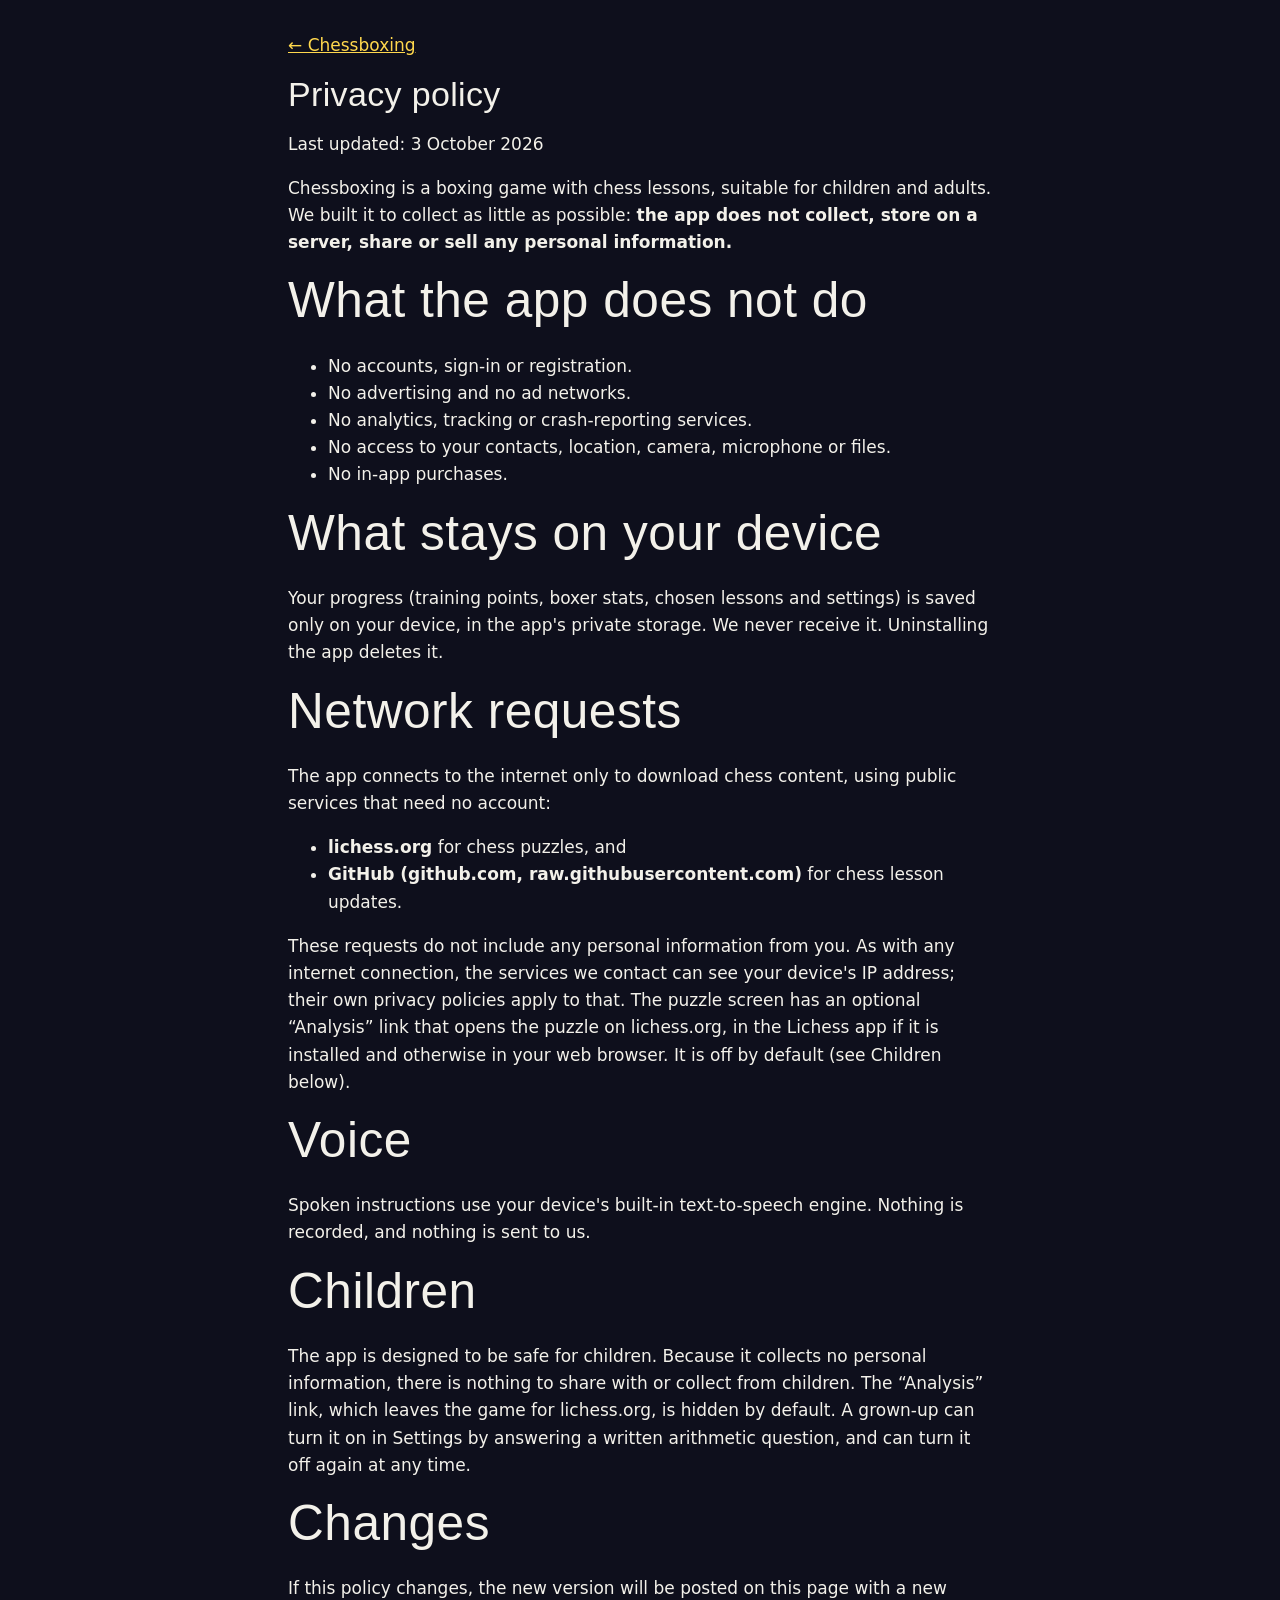
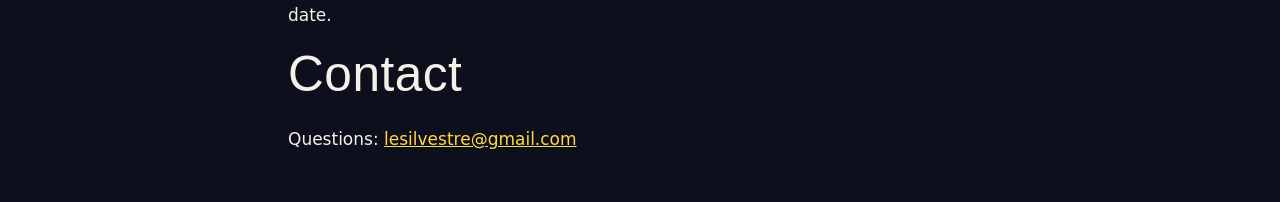
<file: privacy.html>
<!doctype html>
<html lang="en">
<head>
<meta charset="utf-8">
<meta name="viewport" content="width=device-width, initial-scale=1">
<title>Privacy policy: Chessboxing</title>
<meta name="robots" content="index,follow">
<link rel="icon" type="image/png" href="img/favicon.png">
<link rel="stylesheet" href="style.css">
</head>
<body>
<main class="wrap" style="max-width:46rem;padding:2rem 1rem">
<p><a href="./">&larr; Chessboxing</a></p>
<h1>Privacy policy</h1>
<p>Last updated: 3 October 2026</p>

<p>Chessboxing is a boxing game with chess lessons, suitable for children and adults. We built it to collect as little as possible: <strong>the app does not collect, store on a server, share or sell any personal information.</strong></p>

<h2>What the app does not do</h2>
<ul>
<li>No accounts, sign-in or registration.</li>
<li>No advertising and no ad networks.</li>
<li>No analytics, tracking or crash-reporting services.</li>
<li>No access to your contacts, location, camera, microphone or files.</li>
<li>No in-app purchases.</li>
</ul>

<h2>What stays on your device</h2>
<p>Your progress (training points, boxer stats, chosen lessons and settings) is saved only on your device, in the app's private storage. We never receive it. Uninstalling the app deletes it.</p>

<h2>Network requests</h2>
<p>The app connects to the internet only to download chess content, using public services that need no account:</p>
<ul>
<li><strong>lichess.org</strong> for chess puzzles, and</li>
<li><strong>GitHub (github.com, raw.githubusercontent.com)</strong> for chess lesson updates.</li>
</ul>
<p>These requests do not include any personal information from you. As with any internet connection, the services we contact can see your device's IP address; their own privacy policies apply to that. The puzzle screen has an optional &ldquo;Analysis&rdquo; link that opens the puzzle on lichess.org, in the Lichess app if it is installed and otherwise in your web browser. It is off by default (see Children below).</p>

<h2>Voice</h2>
<p>Spoken instructions use your device's built-in text-to-speech engine. Nothing is recorded, and nothing is sent to us.</p>

<h2>Children</h2>
<p>The app is designed to be safe for children. Because it collects no personal information, there is nothing to share with or collect from children. The &ldquo;Analysis&rdquo; link, which leaves the game for lichess.org, is hidden by default. A grown-up can turn it on in Settings by answering a written arithmetic question, and can turn it off again at any time.</p>

<h2>Changes</h2>
<p>If this policy changes, the new version will be posted on this page with a new date.</p>

<h2>Contact</h2>
<p>Questions: <a href="mailto:lesilvestre@gmail.com">lesilvestre@gmail.com</a></p>
</main>
</body>
</html>
</file>
<file: style.css>
/* Chessboxing promo site. Hand-written; index.html is generated by
   tools/website/make_website.py but this file is not. */

:root {
  --bg: #0e0f1c;
  --bg-2: #13152a;
  --panel: #181b33;
  --panel-2: #20244a;
  --line: #2d3262;
  --text: #f3f1ea;
  --muted: #a9adc9;
  --gold: #ffd84d;
  --gold-ink: #231c00;
  --red: #ef4b5b;
  --blue: #4a86e8;
  --teal: #2fc4b2;
  --beg: #62d68f;
  --int: #ffd84d;
  --adv: #ff8059;
  --radius: 16px;
  --display: "Lilita One", Impact, "Arial Black", sans-serif;
  --body: "Nunito", system-ui, -apple-system, "Segoe UI", Roboto, sans-serif;
}

* { box-sizing: border-box; }
html { scroll-behavior: smooth; scroll-padding-top: 72px; }
@media (prefers-reduced-motion: reduce) { html { scroll-behavior: auto; } }
body {
  margin: 0;
  background: var(--bg);
  color: var(--text);
  font: 400 1.0625rem/1.6 var(--body);
  -webkit-font-smoothing: antialiased;
}
img { max-width: 100%; height: auto; display: block; }
a { color: var(--gold); }
.wrap { width: min(1120px, 100% - 32px); margin-inline: auto; }

.skip { position: absolute; left: -999px; top: 8px; background: var(--gold); color: var(--gold-ink); padding: 8px 14px; border-radius: 8px; z-index: 100; }
.skip:focus { left: 8px; }

:focus-visible { outline: 3px solid var(--gold); outline-offset: 3px; border-radius: 6px; }

h1, h2, h3, h4 { font-family: var(--display); font-weight: 400; line-height: 1.1; letter-spacing: 0.01em; margin: 0 0 .5em; }
h2 { font-size: clamp(2rem, 5vw, 3.1rem); }
h3 { font-size: 1.6rem; }
h4 { font-size: 1.15rem; }
p { margin: 0 0 1em; }

.eyebrow { font-family: var(--display); letter-spacing: .14em; text-transform: uppercase; color: var(--gold); font-size: .95rem; margin-bottom: .4em; }
.lead { font-size: 1.2rem; color: var(--muted); max-width: 46rem; }
.fine { color: var(--muted); font-size: .92rem; }
section { padding: clamp(56px, 8vw, 104px) 0; }

/* ---------- nav ---------- */
.nav { position: sticky; top: 0; z-index: 50; background: rgba(14, 15, 28, .88); backdrop-filter: blur(10px); border-bottom: 1px solid var(--line); }
.nav-in { display: flex; align-items: center; justify-content: space-between; min-height: 60px; gap: 16px; }
.brand { display: flex; align-items: center; gap: 10px; font-family: var(--display); font-size: 1.4rem; color: var(--text); text-decoration: none; }
.brand img { border-radius: 8px; }
.nav nav { display: flex; gap: 6px; }
.nav nav a { color: var(--text); text-decoration: none; padding: 8px 12px; border-radius: 999px; font-weight: 600; font-size: .98rem; }
.nav nav a:hover { background: var(--panel-2); }
.nav-toggle { display: none; background: var(--panel-2); color: var(--text); border: 1px solid var(--line); border-radius: 999px; padding: 8px 16px; font: 600 1rem var(--body); cursor: pointer; }
@media (max-width: 760px) {
  .nav-toggle { display: block; }
  .nav nav { display: none; position: absolute; left: 0; right: 0; top: 100%; flex-direction: column; background: var(--bg-2); border-bottom: 1px solid var(--line); padding: 8px 16px 16px; }
  .nav nav.open { display: flex; }
  .nav nav a { padding: 12px; }
}

/* ---------- buttons ---------- */
.cta-row { display: flex; flex-wrap: wrap; gap: 12px; }
.btn { display: inline-block; font-family: var(--display); font-size: 1.2rem; padding: 14px 28px; border-radius: 12px; text-decoration: none; color: var(--text); background: var(--panel-2); border: 2px solid var(--line); transition: transform .12s, background .12s; }
.btn:hover { transform: translateY(-2px); background: #2a2f5e; }
.btn.primary { background: var(--gold); color: var(--gold-ink); border-color: #fff3b0; box-shadow: 0 6px 0 #b5911c; }
.btn.primary:hover { background: #ffe376; }
.btn.disabled { cursor: default; opacity: .92; }
.btn.disabled:hover { transform: none; background: var(--gold); }

/* ---------- hero ---------- */
.hero { padding: 28px 0 0; background: radial-gradient(1200px 500px at 50% 0, #26204f 0, transparent 70%); }
.hero-art { border-radius: 22px; overflow: hidden; border: 3px solid var(--line); box-shadow: 0 30px 80px rgba(0, 0, 0, .55), 0 0 0 6px rgba(255, 216, 77, .08); }
.hero-art img { width: 100%; }
.hero-copy { text-align: center; padding: clamp(32px, 5vw, 56px) 0 clamp(24px, 4vw, 48px); }
.hero h1 { font-size: clamp(2.4rem, 7vw, 4.6rem); margin-bottom: .3em; }
.hero h1 span { color: var(--gold); display: block; }
.hero .lede { font-size: clamp(1.1rem, 2.2vw, 1.35rem); color: var(--muted); max-width: 44rem; margin: 0 auto 1.6em; }
.hero .cta-row { justify-content: center; }

/* ---------- idea ---------- */
.idea { background: var(--bg-2); border-block: 1px solid var(--line); }
.two-col { display: grid; grid-template-columns: 1.3fr 1fr; gap: clamp(24px, 5vw, 64px); align-items: center; margin: 24px 0 40px; }
.two-col p { font-size: 1.15rem; }
.pull { margin: 0; padding: 28px 30px; font-family: var(--display); font-size: clamp(1.6rem, 3vw, 2.2rem); line-height: 1.2; color: var(--gold); background: var(--panel); border-left: 6px solid var(--gold); border-radius: 0 var(--radius) var(--radius) 0; }
@media (max-width: 800px) { .two-col { grid-template-columns: 1fr; } }

.steps { list-style: none; margin: 0; padding: 0; display: grid; grid-template-columns: repeat(3, 1fr); gap: 20px; counter-reset: s; }
.steps li { position: relative; background: var(--panel); border: 1px solid var(--line); border-radius: var(--radius); padding: 28px 24px 24px; }
.steps li:not(:last-child)::after { content: "\2192"; position: absolute; right: -19px; top: 50%; transform: translateY(-50%); z-index: 2; width: 34px; height: 34px; border-radius: 50%; background: var(--gold); color: var(--gold-ink); display: grid; place-items: center; font-weight: 800; }
.step-n { display: grid; place-items: center; width: 44px; height: 44px; border-radius: 50%; background: var(--red); font-family: var(--display); font-size: 1.5rem; margin-bottom: 14px; }
.steps li:nth-child(2) .step-n { background: var(--blue); }
.steps li:nth-child(3) .step-n { background: var(--teal); color: #05302b; }
.steps p { color: var(--muted); margin: 0; }
.note-line { text-align: center; font-family: var(--display); font-size: clamp(1.2rem, 2.4vw, 1.6rem); color: var(--gold); margin: 36px 0 0; }
@media (max-width: 820px) {
  .steps { grid-template-columns: 1fr; }
  .steps li:not(:last-child)::after { content: "\2193"; right: auto; left: 50%; top: auto; bottom: -19px; transform: translateX(-50%); }
}

/* ---------- screenshots ---------- */
.shot { margin: 0; }
.shot-btn { display: block; width: 100%; padding: 0; border: 3px solid #05060d; border-radius: 18px; background: #05060d; overflow: hidden; cursor: zoom-in; box-shadow: 0 0 0 2px var(--line), 0 18px 40px rgba(0, 0, 0, .45); transition: transform .15s, box-shadow .15s; }
.shot-btn:hover { transform: translateY(-3px); box-shadow: 0 0 0 2px var(--gold), 0 22px 48px rgba(0, 0, 0, .5); }
.shot-btn img { width: 100%; aspect-ratio: 1846 / 822; object-fit: cover; }
.shot figcaption { color: var(--muted); font-size: .95rem; margin-top: 10px; text-align: center; }
.trio { display: grid; grid-template-columns: repeat(3, 1fr); gap: 22px; }
@media (max-width: 900px) { .trio { grid-template-columns: 1fr; max-width: 560px; margin-inline: auto; } }
.band { padding: clamp(40px, 6vw, 72px) 0; background: linear-gradient(180deg, var(--bg) 0, #191540 100%); }

/* ---------- lessons ---------- */
.presets { display: grid; grid-template-columns: repeat(3, 1fr); gap: 20px; margin: 36px 0 56px; }
.preset { background: var(--panel); border: 1px solid var(--line); border-radius: var(--radius); padding: 24px; display: flex; flex-direction: column; }
.preset h3 { color: var(--gold); margin-bottom: .3em; }
.preset > p { color: var(--muted); font-size: .98rem; }
.preset ol { margin: 0; padding-left: 1.4em; font-size: .98rem; }
.preset li { padding: 2px 0; }
.preset li.extra { color: var(--teal); font-style: italic; }
.preset.custom .shot { margin-top: 8px; }
.preset.custom .shot figcaption { display: none; }
@media (max-width: 960px) { .presets { grid-template-columns: 1fr; } }

.how { background: var(--panel-2); border-radius: var(--radius); padding: clamp(22px, 4vw, 40px); margin-bottom: 56px; }
.how-list { list-style: none; margin: 0; padding: 0; display: grid; grid-template-columns: repeat(4, 1fr); gap: 20px; counter-reset: h; }
.how-list li { counter-increment: h; position: relative; padding-top: 44px; color: var(--muted); font-size: .98rem; }
.how-list li::before { content: counter(h); position: absolute; top: 0; left: 0; width: 34px; height: 34px; border-radius: 50%; background: var(--gold); color: var(--gold-ink); display: grid; place-items: center; font-family: var(--display); font-size: 1.1rem; }
.how-list strong { display: block; color: var(--text); font-size: 1.05rem; margin-bottom: 4px; }
@media (max-width: 960px) { .how-list { grid-template-columns: repeat(2, 1fr); } }
@media (max-width: 560px) { .how-list { grid-template-columns: 1fr; } }

.library-title { margin-bottom: 18px; }
.level-block { margin-bottom: 40px; }
.level-head { display: flex; flex-wrap: wrap; align-items: baseline; gap: 8px 18px; margin-bottom: 14px; }
.level-head h3 { margin: 0; }
.level-head p { margin: 0; color: var(--muted); }
.level-meta { margin-left: auto !important; font-size: .92rem; }
.badge { display: inline-block; padding: 2px 16px; border-radius: 999px; font-size: 1.15rem; color: var(--gold-ink); }
.level-beginner .badge { background: var(--beg); }
.level-intermediate .badge { background: var(--int); }
.level-advanced .badge { background: var(--adv); }
.lessons { list-style: none; margin: 0; padding: 0; display: grid; grid-template-columns: repeat(auto-fill, minmax(290px, 1fr)); gap: 14px; }
.lesson { background: var(--panel); border: 1px solid var(--line); border-top: 4px solid var(--c); border-radius: 12px; padding: 16px 18px; }
.level-beginner { --c: var(--beg); }
.level-intermediate { --c: var(--int); }
.level-advanced { --c: var(--adv); }
.lesson-top { display: flex; justify-content: space-between; align-items: flex-start; gap: 10px; }
.lesson h4 { margin: 0 0 6px; font-size: 1.1rem; }
.lesson p { margin: 0; color: var(--muted); font-size: .94rem; line-height: 1.5; }
.count { flex: none; font-size: .78rem; font-weight: 800; color: var(--c); border: 1px solid var(--c); border-radius: 999px; padding: 1px 9px; white-space: nowrap; }

/* ---------- fighting ---------- */
.fight-section { background: var(--bg-2); border-block: 1px solid var(--line); }
.fight-grid { display: grid; grid-template-columns: 1fr 1fr; gap: 24px; margin: 36px 0; }
@media (max-width: 860px) { .fight-grid { grid-template-columns: 1fr; } }
.controls, .mechanics, .stats-explain { background: var(--panel); border: 1px solid var(--line); border-radius: var(--radius); padding: 26px; }
.controls h3, .mechanics h3, .stats-explain h3 { color: var(--gold); }
.control-cols { display: grid; gap: 22px; }
.control-cols h4 { color: var(--muted); font-family: var(--body); font-weight: 800; font-size: .85rem; text-transform: uppercase; letter-spacing: .1em; margin-bottom: 10px; }
.keys { margin: 0; display: grid; gap: 10px; }
.keys > div { display: flex; align-items: center; justify-content: space-between; gap: 12px; border-bottom: 1px dashed var(--line); padding-bottom: 10px; }
.keys dt { display: flex; align-items: center; gap: 6px; flex-wrap: wrap; }
.keys dt em { color: var(--muted); font-size: .9rem; }
.keys dd { margin: 0; font-weight: 700; }
kbd { display: inline-grid; place-items: center; min-width: 38px; height: 38px; padding: 0 8px; background: #2b305e; border: 1px solid #5560a8; border-bottom-width: 4px; border-radius: 8px; font: 800 1rem var(--body); color: var(--text); }
.touch-note { color: var(--muted); margin: 0; font-size: .98rem; }
.touch-note b { color: var(--text); }
.mechanics ul { margin: 0; padding: 0; list-style: none; display: grid; gap: 14px; }
.mechanics li { padding-left: 22px; position: relative; color: var(--muted); }
.mechanics li::before { content: ""; position: absolute; left: 0; top: .6em; width: 10px; height: 10px; border-radius: 3px; background: var(--red); transform: rotate(45deg); }
.mechanics strong { color: var(--text); }

.stats-explain { margin-bottom: 36px; }
.stat-cards { list-style: none; padding: 0; margin: 0; display: grid; grid-template-columns: repeat(3, 1fr); gap: 16px; }
.stat-cards li { border-radius: 12px; padding: 18px; background: var(--panel-2); border-left: 6px solid var(--c); }
.stat-cards h4 { color: var(--c); margin-bottom: 4px; font-size: 1.3rem; }
.stat-cards p { margin: 0; color: var(--muted); font-size: .98rem; }
.s-stamina { --c: var(--teal); }
.s-strength { --c: var(--red); }
.s-speed { --c: var(--gold); }
@media (max-width: 760px) { .stat-cards { grid-template-columns: 1fr; } }

.ramp-block { display: grid; grid-template-columns: 1fr 1fr; gap: clamp(24px, 5vw, 64px); align-items: center; margin-bottom: 44px; }
.ramp-block p { color: var(--muted); }
@media (max-width: 860px) { .ramp-block { grid-template-columns: 1fr; } }
.ramp { margin: 0; background: var(--panel); border: 1px solid var(--line); border-radius: var(--radius); padding: 22px 22px 14px; }
.ramp-bars { list-style: none; margin: 0; padding: 0; height: 190px; display: flex; align-items: flex-end; gap: 4px; }
.ramp-bars li { flex: 1; height: var(--h); }
.ramp-bar { display: block; height: 100%; border-radius: 4px 4px 0 0; background: linear-gradient(180deg, var(--red), #8a1d3a); }
.ramp-bars li:first-child .ramp-bar { background: linear-gradient(180deg, var(--beg), #2f8a58); }
.ramp-bars li:last-child .ramp-bar { background: linear-gradient(180deg, var(--gold), #c58f12); }
.ramp figcaption { display: flex; justify-content: space-between; gap: 8px; margin-top: 10px; font-size: .8rem; color: var(--muted); }
.ramp figcaption span:nth-child(2) { text-align: center; color: var(--text); }

/* ---------- roster ---------- */
.roster { list-style: none; margin: 36px 0 18px; padding: 0; display: flex; flex-wrap: wrap; justify-content: center; gap: 16px; --cols: 5; }
.roster > li { flex: 0 0 calc((100% - (var(--cols) - 1) * 16px) / var(--cols)); }
@media (max-width: 1000px) { .roster { --cols: 4; } }
@media (max-width: 800px) { .roster { --cols: 3; } }
@media (max-width: 560px) { .roster { --cols: 2; gap: 12px; } .roster > li { flex-basis: calc((100% - 12px) / 2); } }
.boxer { position: relative; display: flex; flex-direction: column; align-items: center; text-align: center; padding: 34px 14px 16px; border-radius: var(--radius); border: 1px solid var(--line); background: radial-gradient(120% 70% at 50% 28%, color-mix(in srgb, var(--arena) 70%, #fff 6%) 0, var(--panel) 85%); overflow: hidden; transition: transform .15s; }
.boxer:hover { transform: translateY(-4px) rotate(-.4deg); }
.boxer img { height: 170px; width: auto; margin-bottom: 10px; filter: drop-shadow(0 8px 10px rgba(0, 0, 0, .5)); }
.boxer img.shadow { filter: drop-shadow(0 0 1px rgba(255, 255, 255, .55)) drop-shadow(0 0 14px rgba(255, 255, 255, .22)); }
.boxer h4 { margin-bottom: 6px; font-size: 1.1rem; }
.rung { position: absolute; top: 10px; left: 10px; width: 30px; height: 30px; border-radius: 50%; display: grid; place-items: center; background: rgba(0, 0, 0, .55); border: 1px solid rgba(255, 255, 255, .25); font-family: var(--display); font-size: .95rem; }
.tags { display: flex; gap: 5px; flex-wrap: wrap; justify-content: center; margin-bottom: 10px; min-height: 56px; align-content: flex-start; }
.tag { font-size: .72rem; font-weight: 800; letter-spacing: .04em; text-transform: uppercase; padding: 2px 8px; border-radius: 999px; background: rgba(0, 0, 0, .45); color: var(--text); }
.bars { width: 100%; display: grid; gap: 5px; }
.bar { display: flex; align-items: center; gap: 6px; }
.bar-label { width: 26px; text-align: left; font-size: .62rem; font-weight: 800; color: rgba(255, 255, 255, .6); text-transform: uppercase; }
.bar-track { flex: 1; height: 8px; border-radius: 4px; background: rgba(0, 0, 0, .5); overflow: hidden; }
.bar-fill { display: block; height: 100%; border-radius: 4px; }
.bar.strength .bar-fill { background: var(--red); }
.bar.stamina .bar-fill { background: var(--teal); }
.bar.speed .bar-fill { background: var(--gold); }
.boxer.boss { border-color: var(--gold); box-shadow: 0 0 0 2px rgba(255, 216, 77, .35), 0 0 50px rgba(255, 216, 77, .18); }
.boxer.boss .tag:first-child { background: var(--gold); color: var(--gold-ink); }
.legend { display: flex; gap: 18px; justify-content: center; color: var(--muted); font-size: .9rem; margin: 0; }
.legend span::before { content: ""; display: inline-block; width: 12px; height: 12px; border-radius: 3px; margin-right: 6px; vertical-align: -1px; }
.k-strength::before { background: var(--red); }
.k-stamina::before { background: var(--teal); }
.k-speed::before { background: var(--gold); }

/* ---------- gallery ---------- */
.gallery { background: var(--bg-2); border-top: 1px solid var(--line); }
.gallery-grid { display: grid; grid-template-columns: repeat(2, 1fr); gap: 26px; margin: 32px 0 14px; }
@media (max-width: 760px) { .gallery-grid { grid-template-columns: 1fr; } }

/* ---------- finale ---------- */
.finale { padding: 0; text-align: center; background: #07070f; }
.finale-art { position: relative; overflow: hidden; }
.finale-art img { width: 100%; }
.finale-art::after { content: ""; position: absolute; inset: auto 0 0 0; height: 14%; background: linear-gradient(180deg, transparent, #07070f); }
.finale-copy { position: relative; padding-top: 12px; padding-bottom: clamp(56px, 8vw, 96px); z-index: 2; }
.finale h2 { text-shadow: 0 3px 18px #000, 0 0 4px #000; }
.finale .lead { margin: 0 auto 1.6em; }
.finale .cta-row { justify-content: center; }

.foot { padding: 36px 0 48px; border-top: 1px solid var(--line); color: var(--muted); text-align: center; }
.foot p { margin: 0 0 6px; }

/* ---------- lightbox ---------- */
dialog { padding: 0; border: 0; background: transparent; max-width: min(96vw, 1400px); color: var(--text); }
dialog::backdrop { background: rgba(4, 4, 12, .88); }
dialog img { width: 100%; max-height: 82vh; object-fit: contain; border-radius: 14px; border: 3px solid #05060d; }
#lb-cap { text-align: center; margin: 10px 0 0; color: var(--muted); }
.lb-close { position: absolute; right: 8px; top: 8px; z-index: 2; width: 44px; height: 44px; border-radius: 50%; border: 2px solid var(--line); background: rgba(14, 15, 28, .9); color: var(--text); font-size: 1.8rem; line-height: 1; cursor: pointer; }

/* ---------- reveal ---------- */
@media (prefers-reduced-motion: no-preference) {
  .js .reveal { opacity: 0; transform: translateY(18px); transition: opacity .6s ease, transform .6s ease; }
  .js .reveal.in { opacity: 1; transform: none; }
}
</file>
